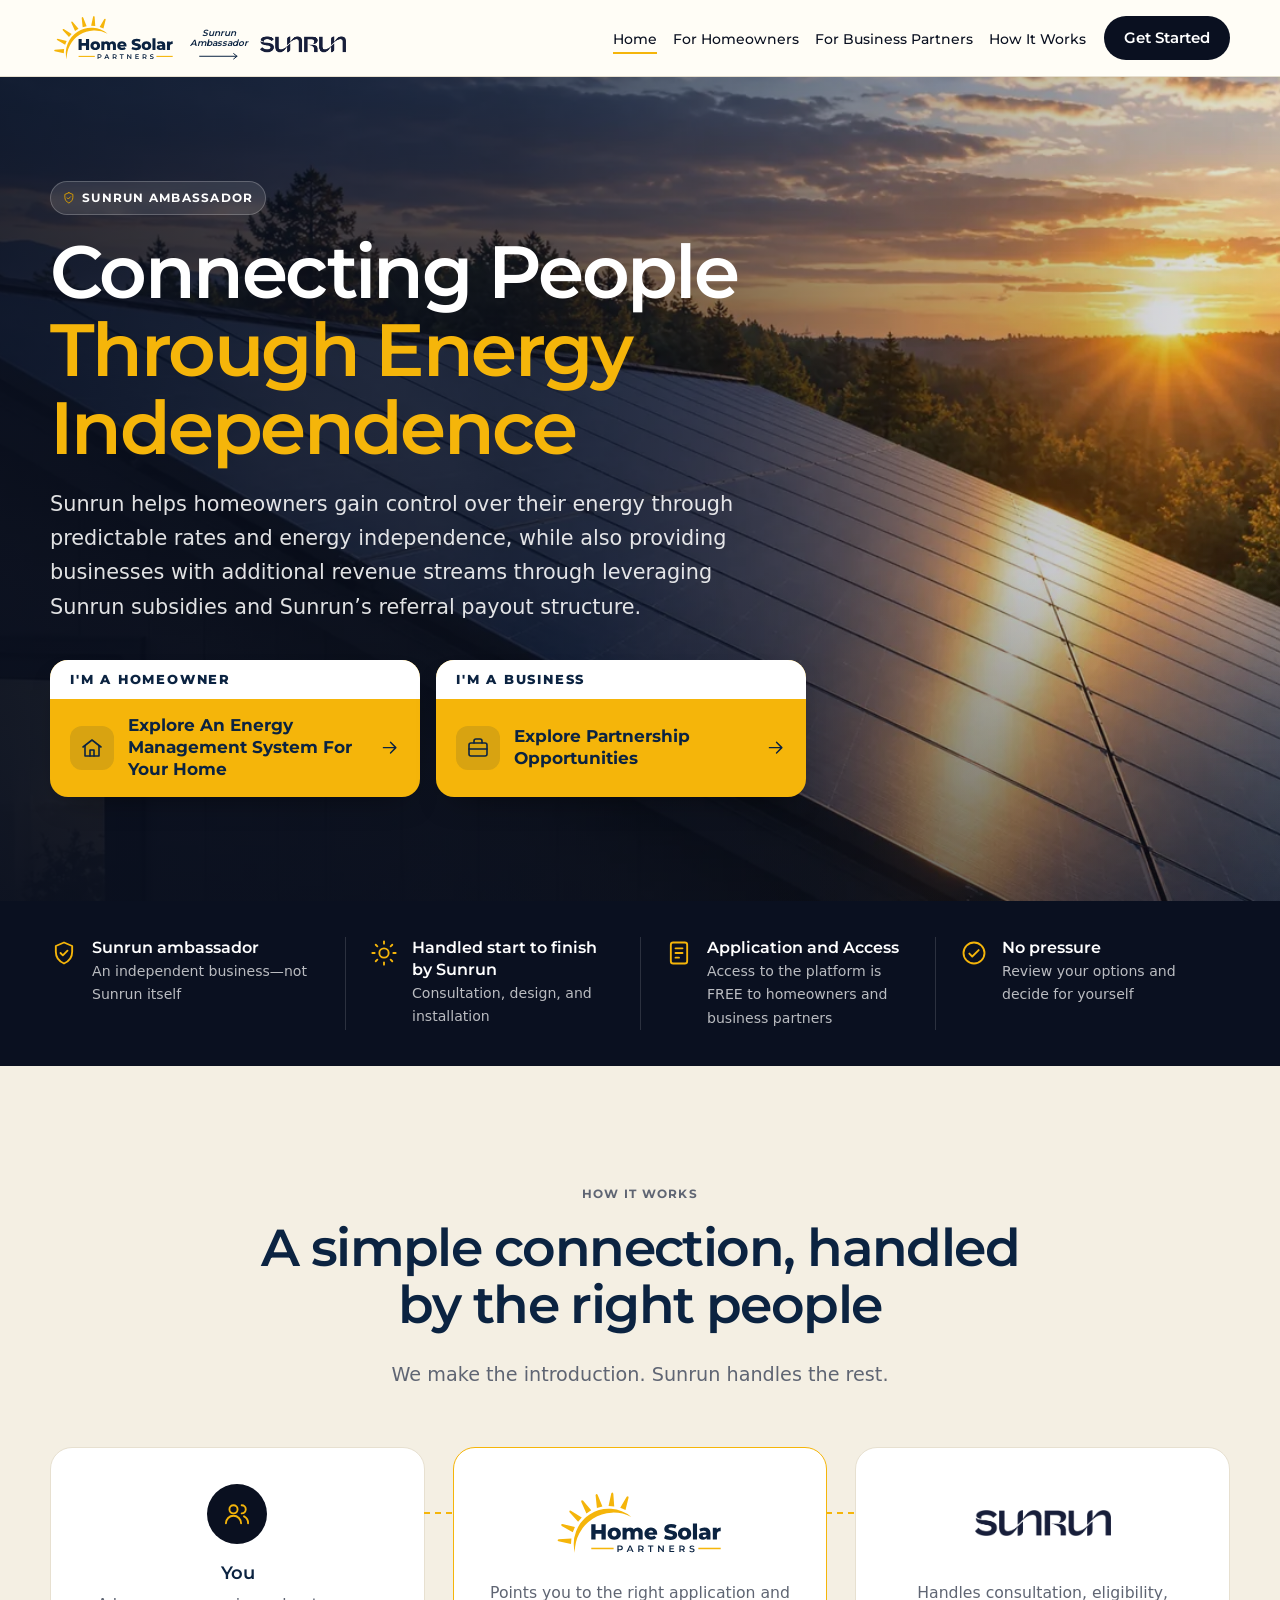
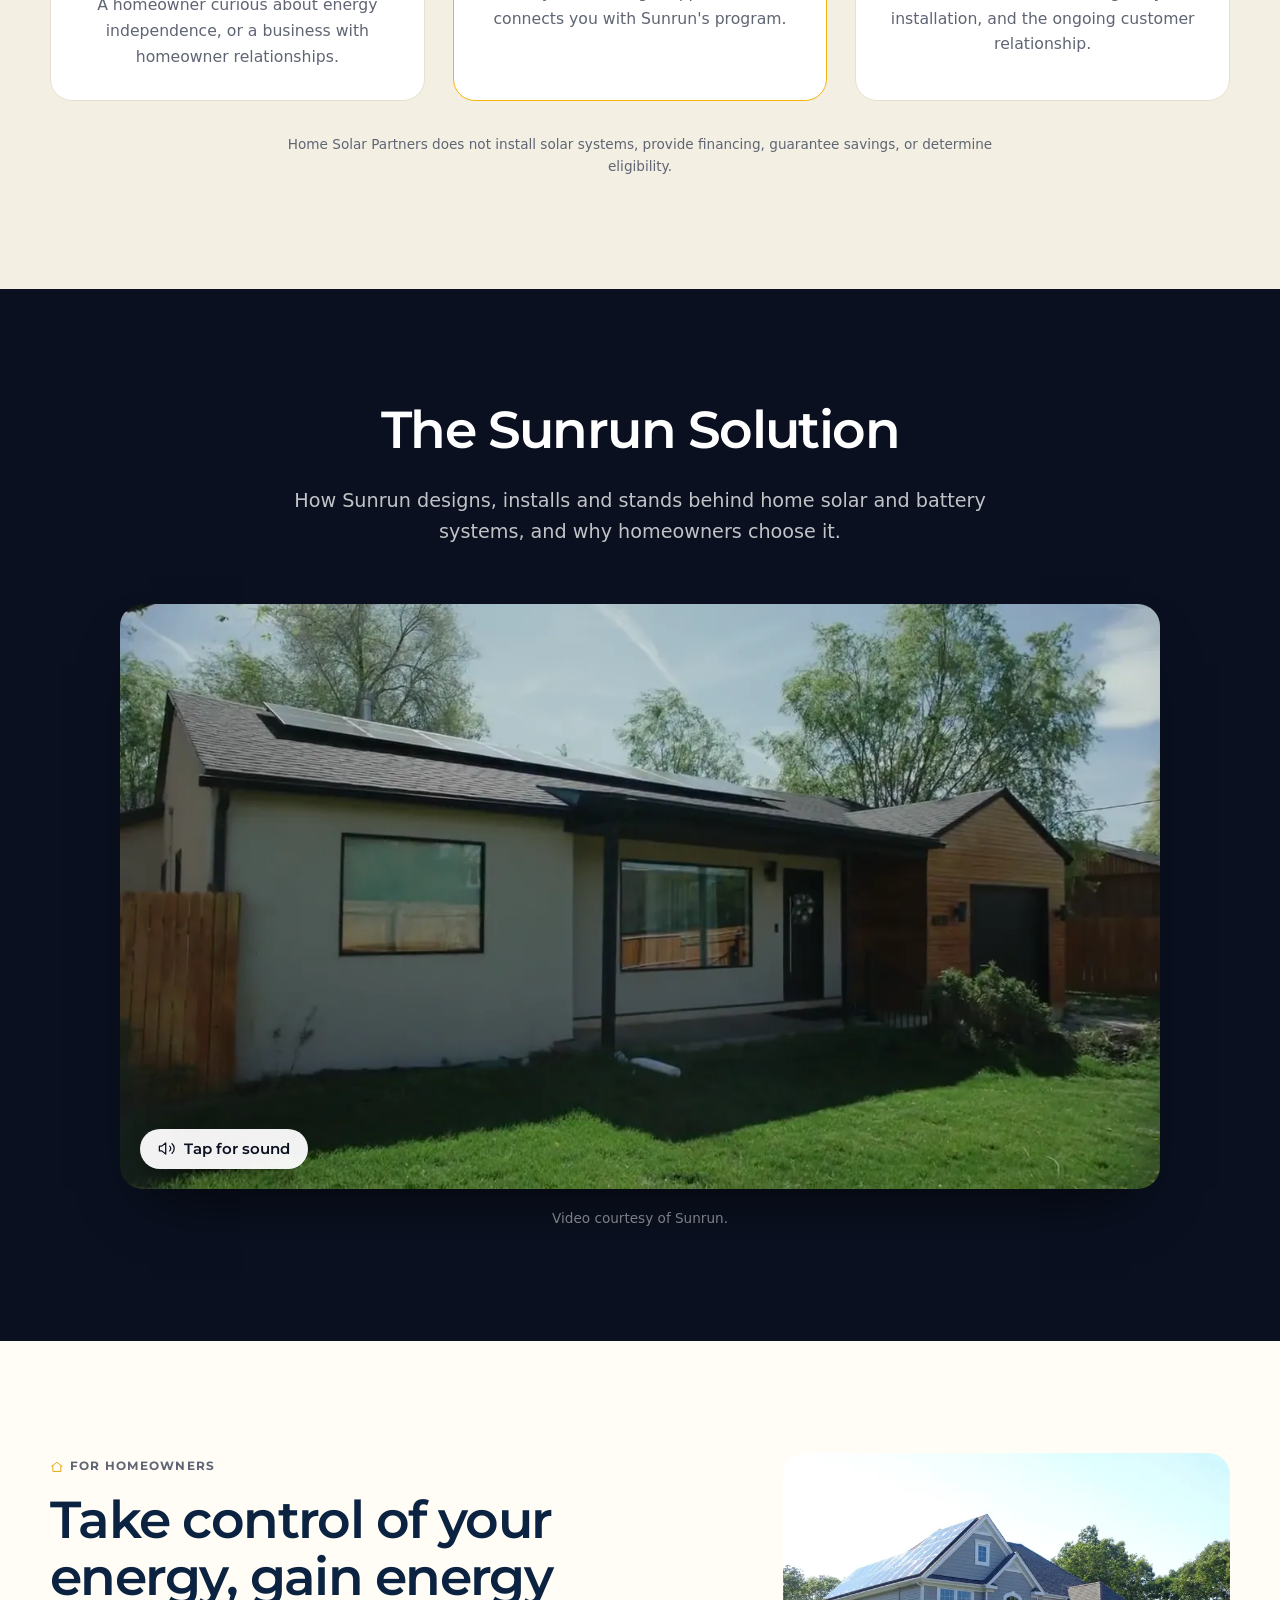
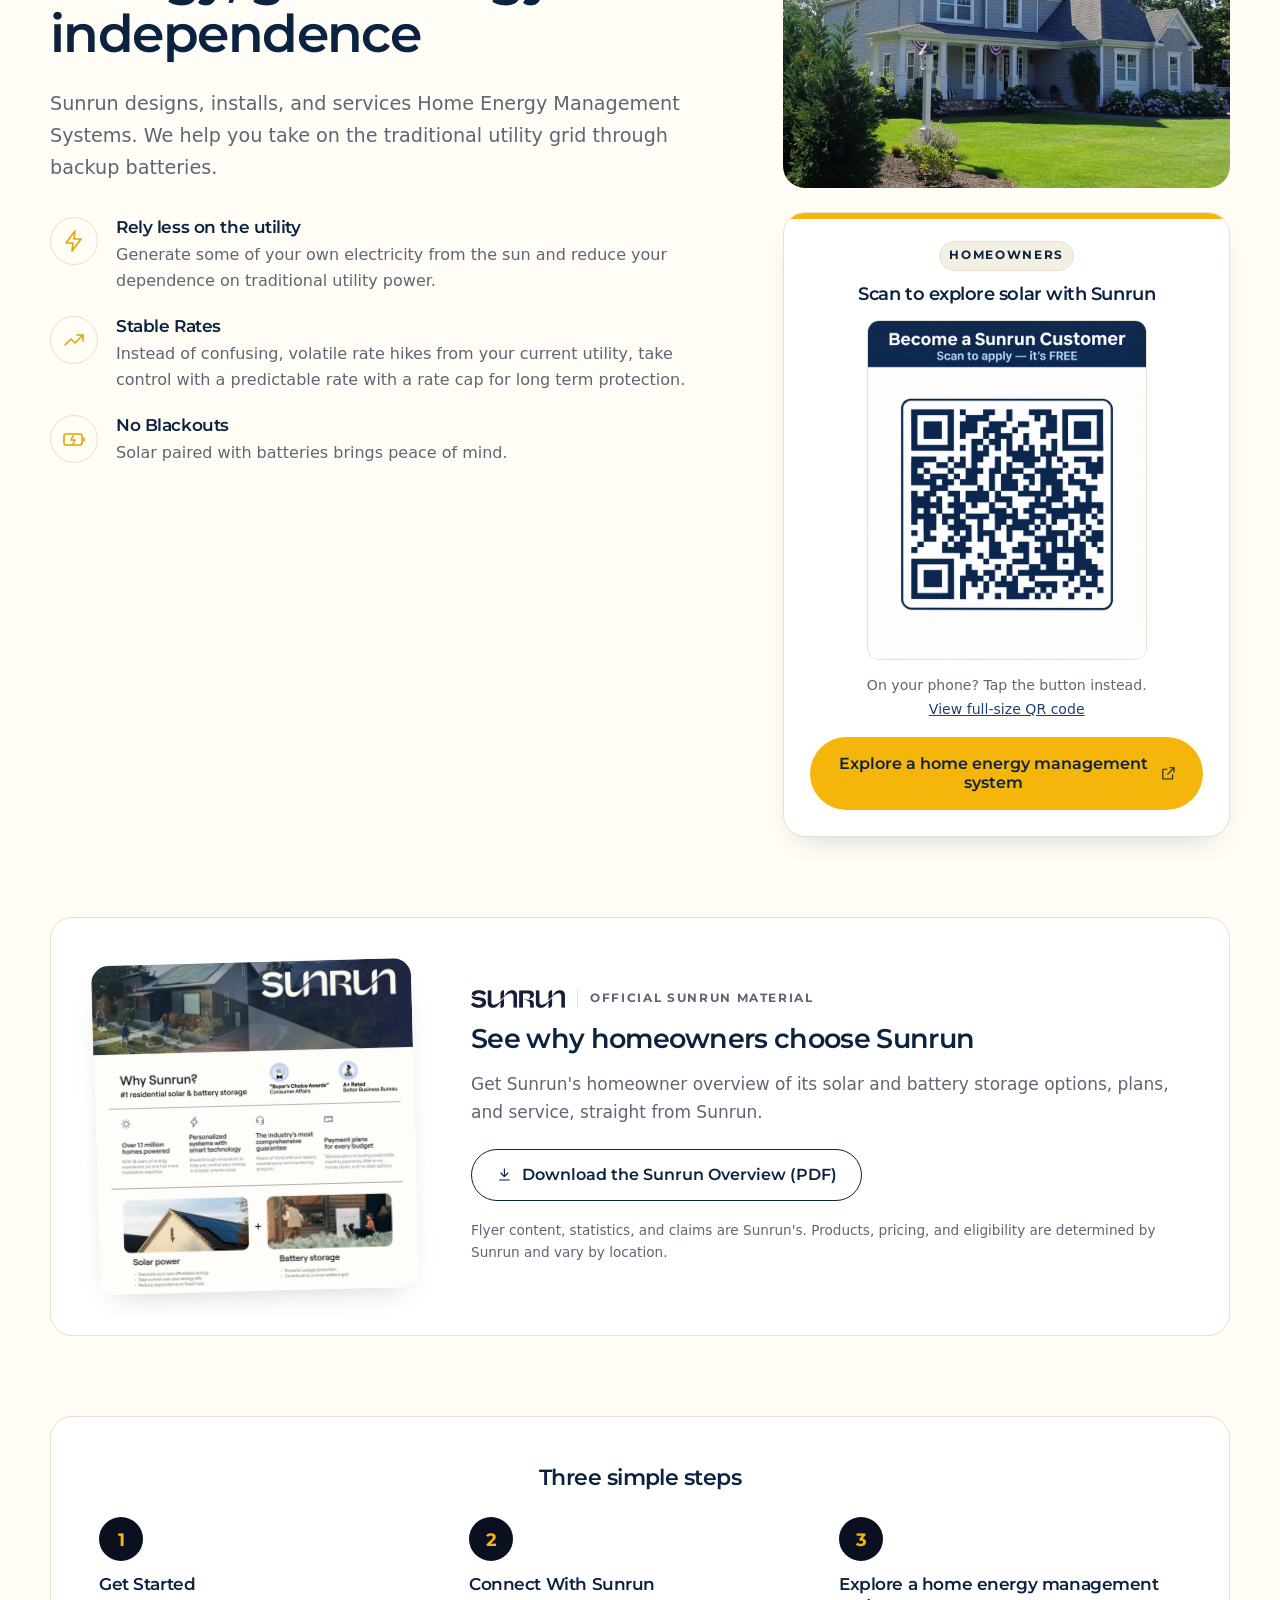
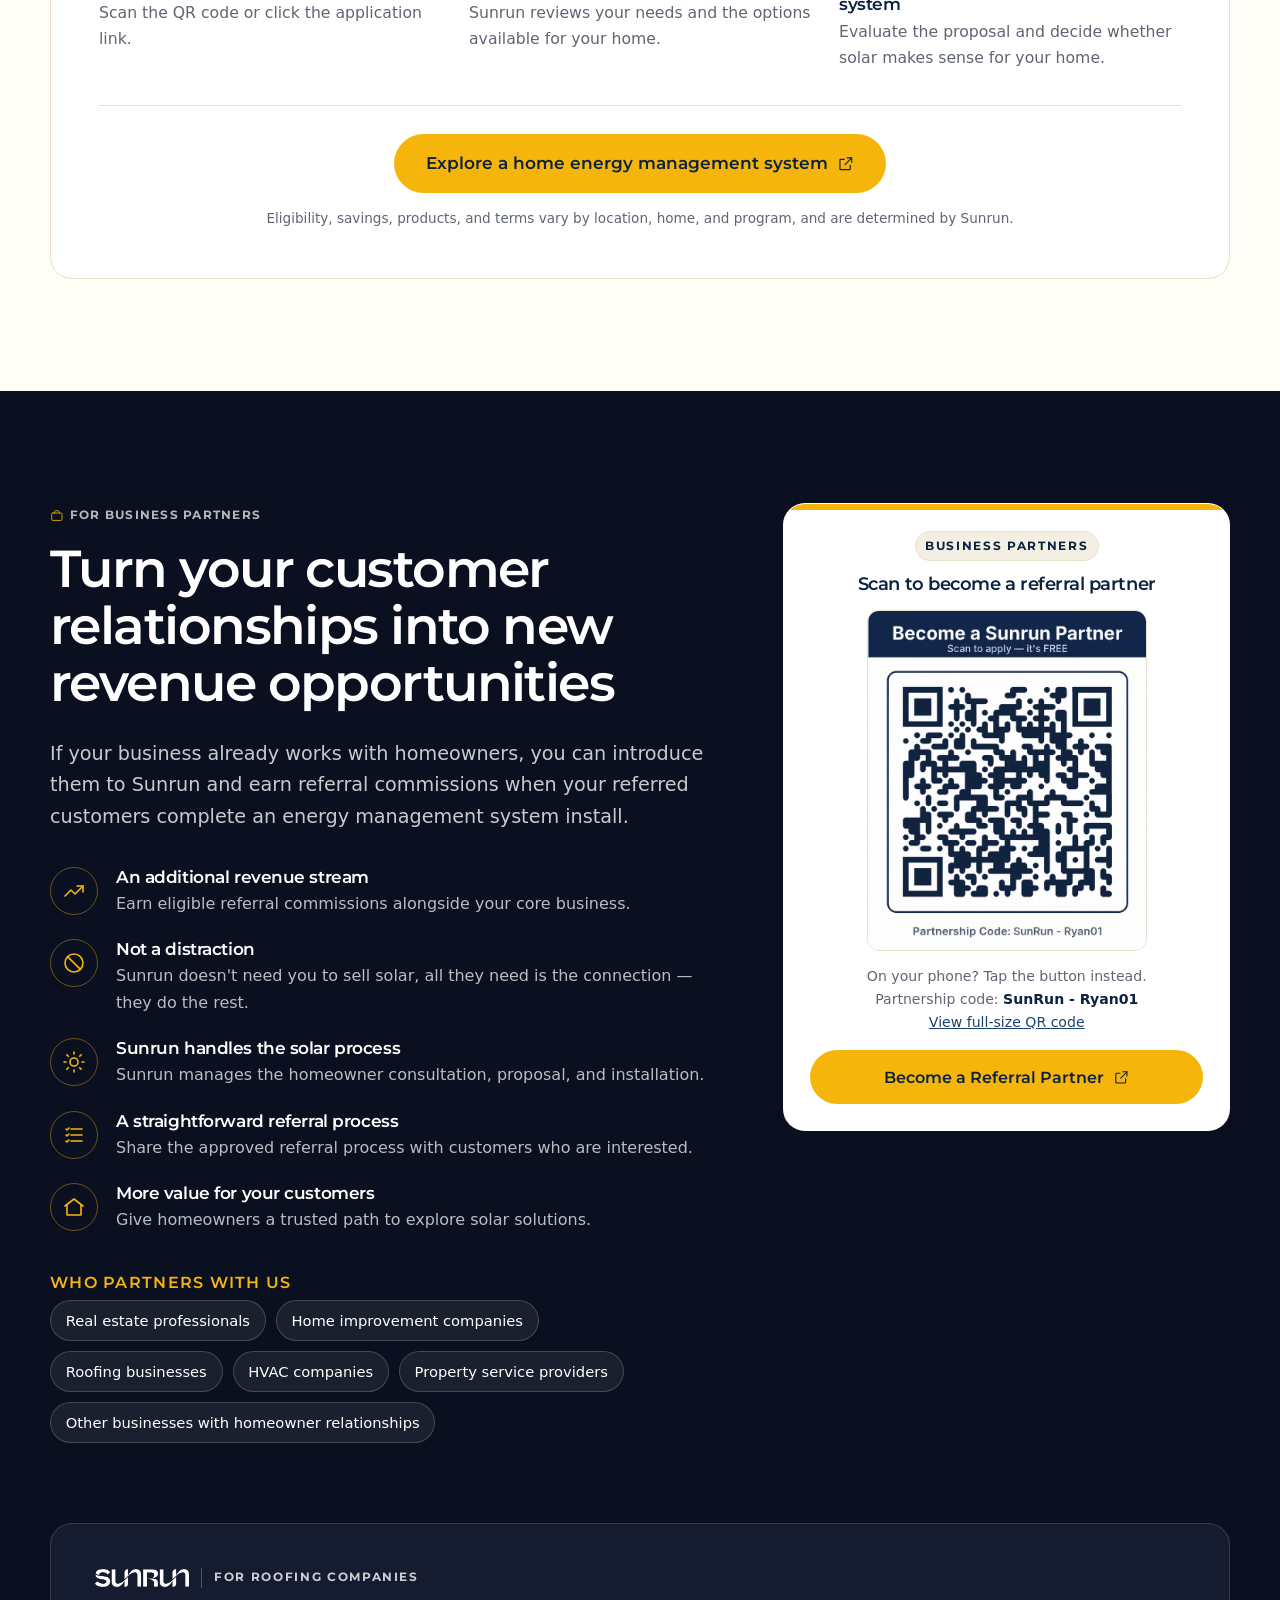
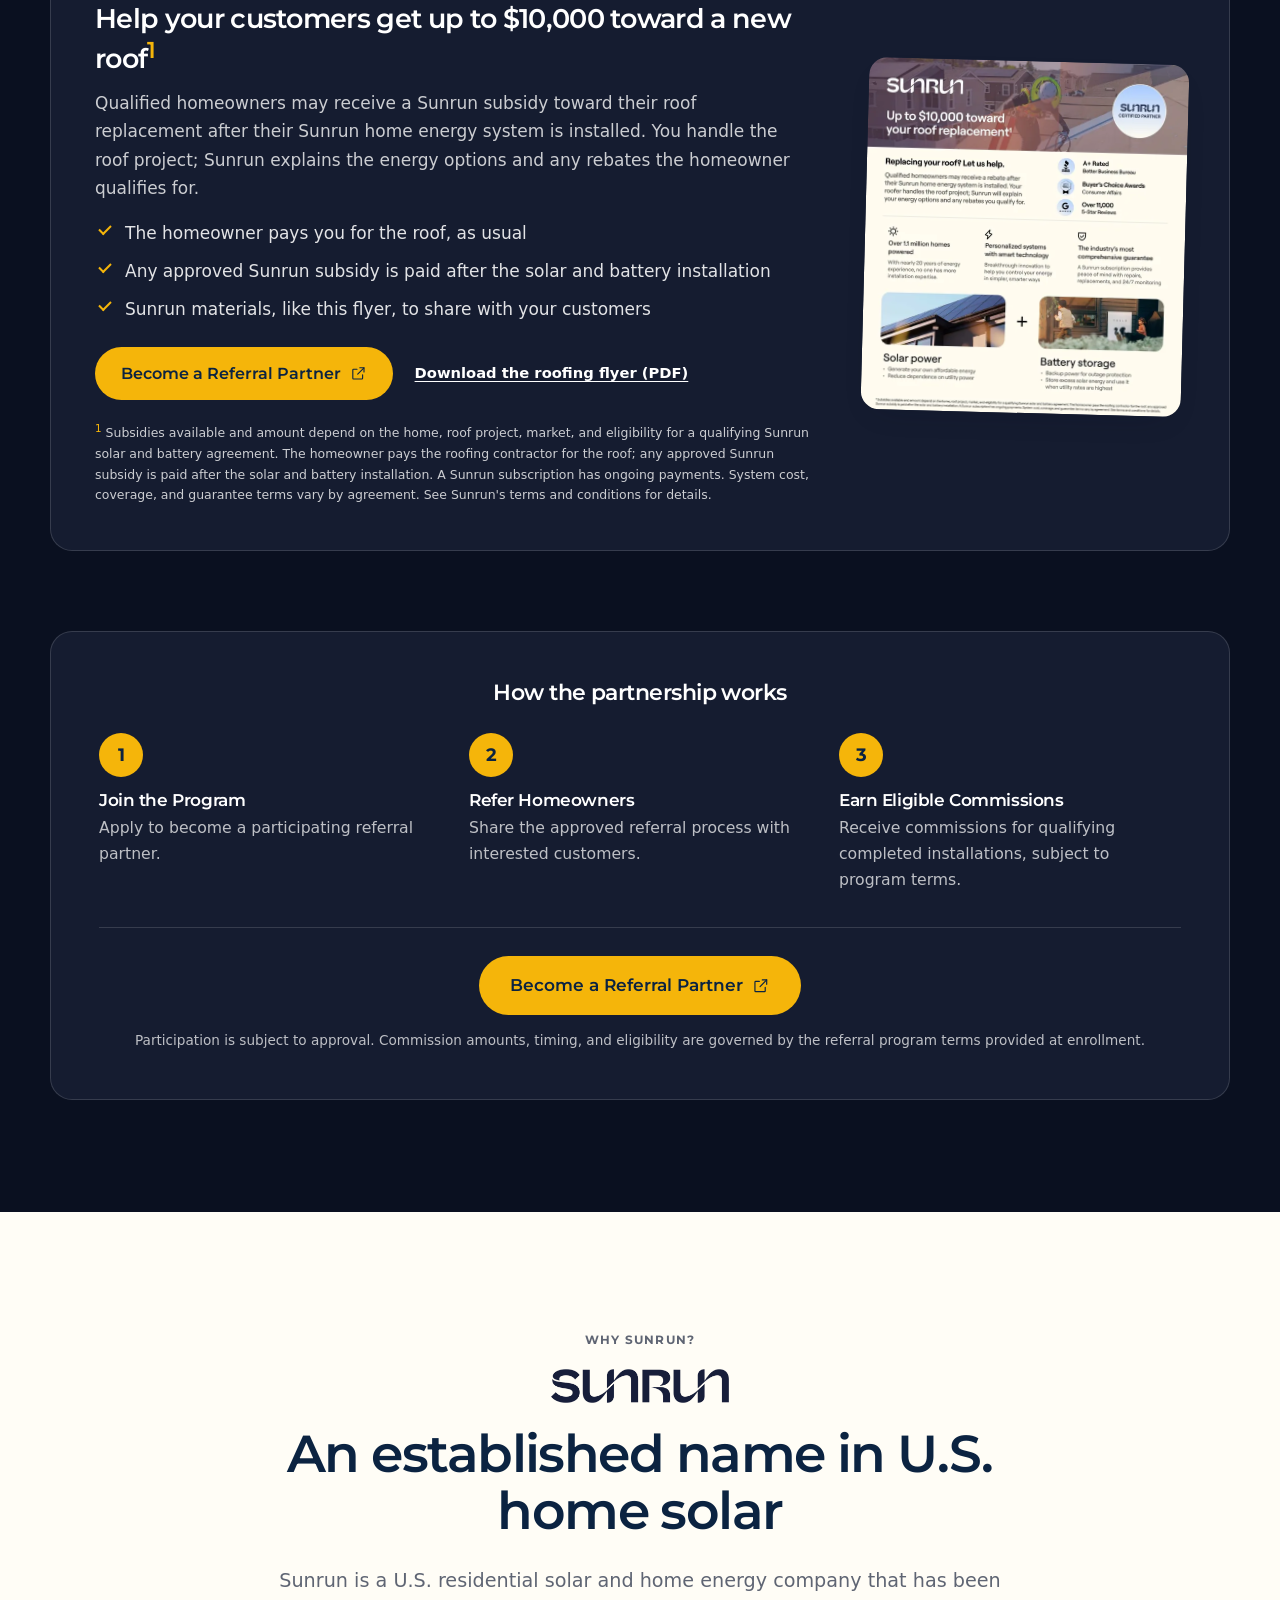
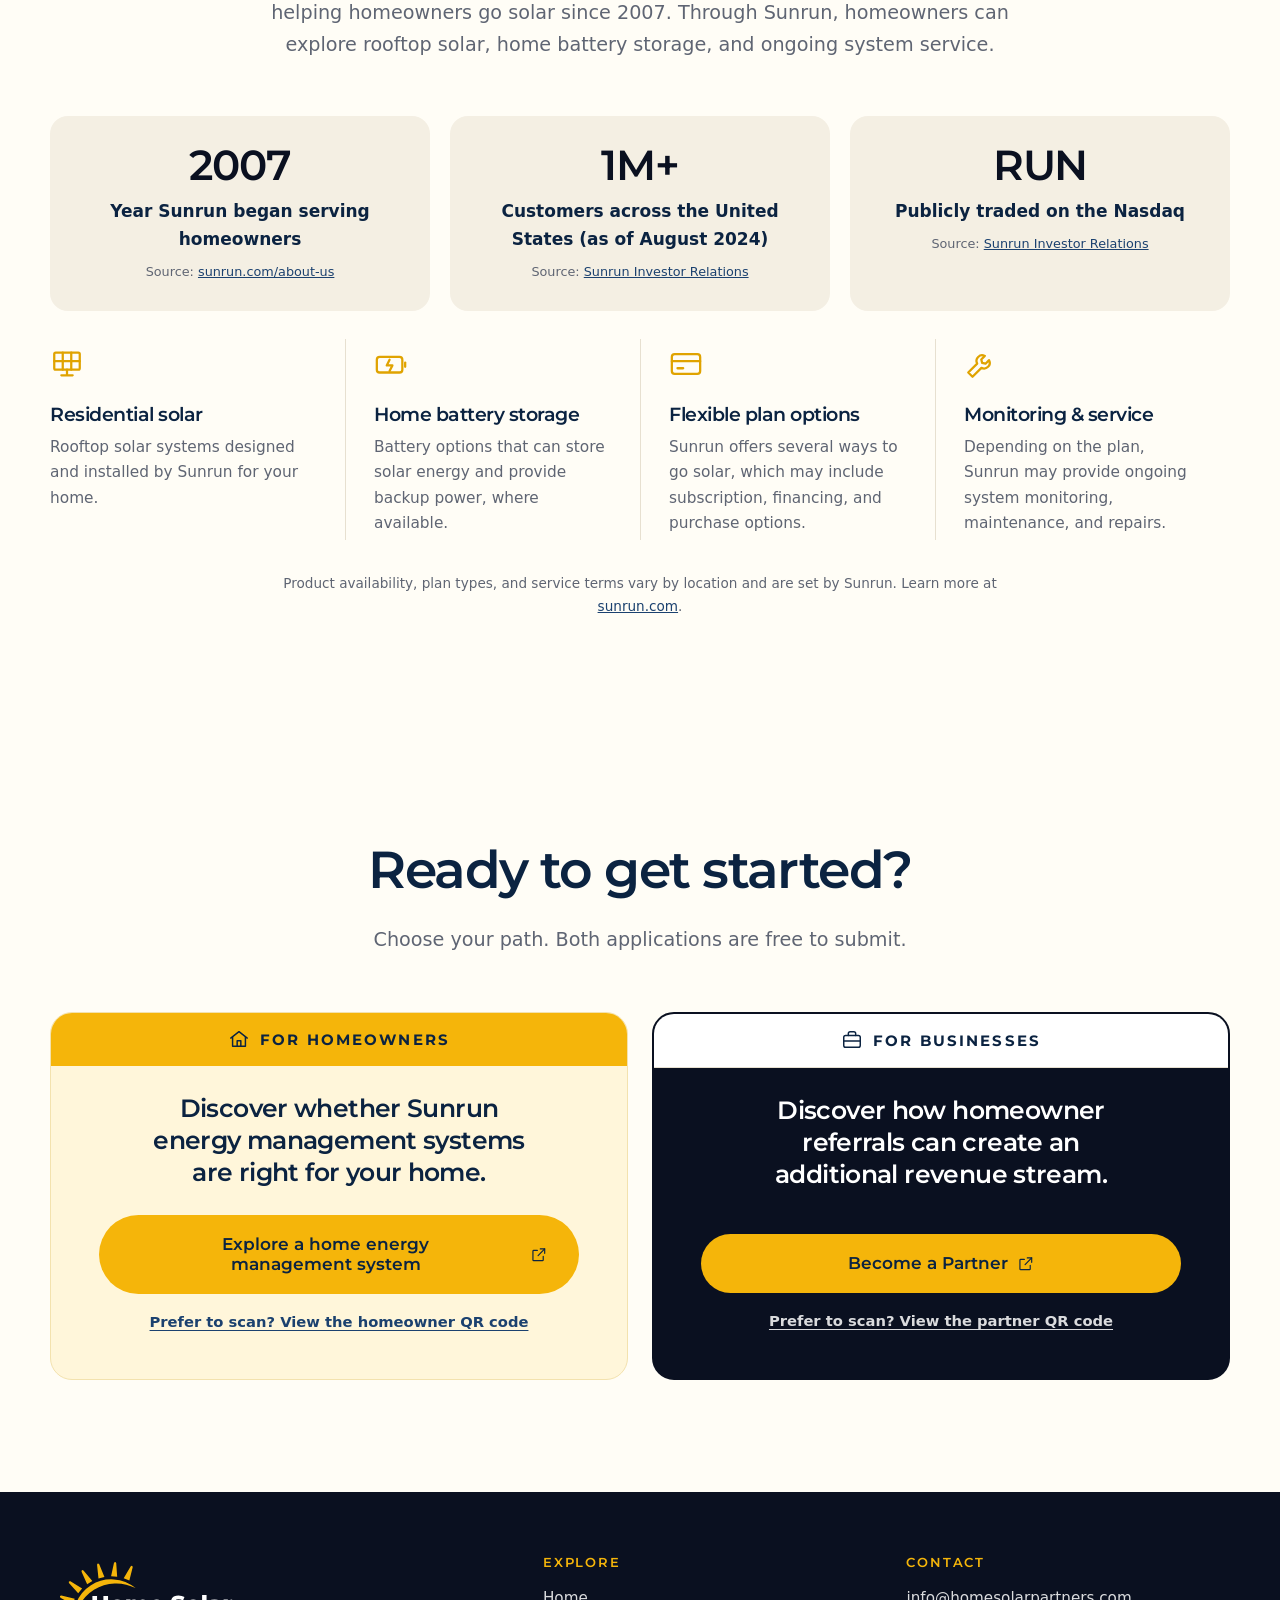
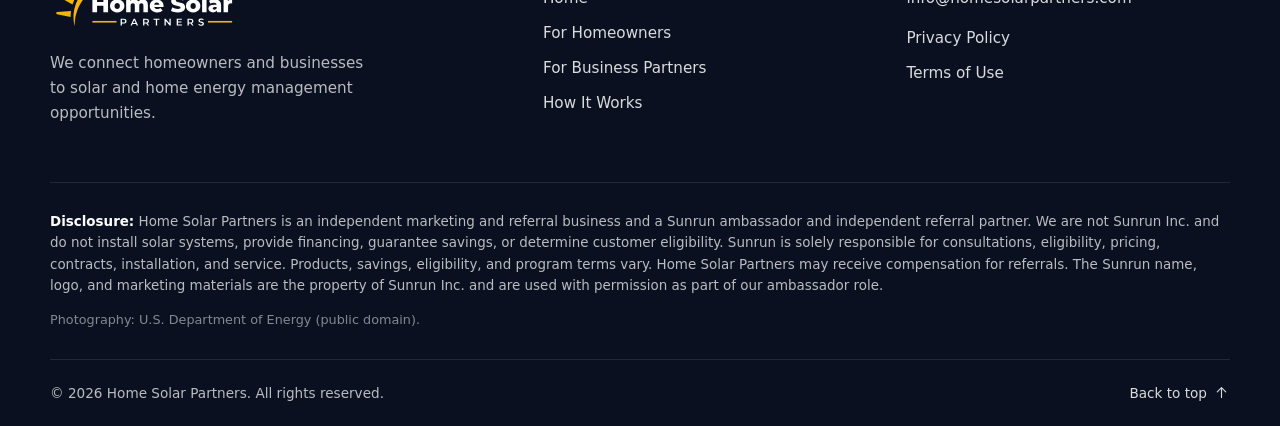
<file: index.html>
<!DOCTYPE html>
<html lang="en">
<head>
  <meta charset="utf-8">
  <meta name="viewport" content="width=device-width, initial-scale=1">
  <title>Home Solar Partners | Sunrun Energy Management Systems for Homeowners &amp; Referral Partnerships</title>
  <meta name="description" content="Home Solar Partners is an independent Sunrun referral partner. Homeowners can explore Sunrun residential solar and battery options; businesses can apply to refer homeowners and earn eligible referral commissions.">
  <link rel="canonical" href="https://homesolarpartners.com/">
  <meta name="theme-color" content="#0B2341">
  <meta name="robots" content="index, follow">

  <!-- Open Graph / social -->
  <meta property="og:type" content="website">
  <meta property="og:site_name" content="Home Solar Partners">
  <meta property="og:title" content="Home Solar Partners | Connecting People Through Energy Independence">
  <meta property="og:description" content="Sunrun helps homeowners gain control over their energy through predictable rates and energy independence, while also providing businesses with additional revenue streams through leveraging Sunrun subsidies and Sunrun's referral payout structure.">
  <meta property="og:url" content="https://homesolarpartners.com/">
  <meta property="og:image" content="https://homesolarpartners.com/assets/img/og-home-solar-partners.jpg">
  <meta property="og:image:width" content="1200">
  <meta property="og:image:height" content="630">
  <meta property="og:image:alt" content="Home Solar Partners logo over all-black rooftop solar panels at sunset">
  <meta property="og:locale" content="en_US">
  <meta name="twitter:card" content="summary_large_image">
  <meta name="twitter:title" content="Home Solar Partners | Connecting People Through Energy Independence">
  <meta name="twitter:description" content="Explore Sunrun energy management systems for your home, or partner with us to refer homeowners and earn eligible referral commissions.">
  <meta name="twitter:image" content="https://homesolarpartners.com/assets/img/og-home-solar-partners.jpg">

  <!-- Icons -->
  <link rel="icon" href="/favicon.ico" sizes="any">
  <link rel="icon" href="/favicon.svg" type="image/svg+xml">
  <link rel="apple-touch-icon" href="/apple-touch-icon.png">
  <link rel="manifest" href="/site.webmanifest">

  <link rel="preload" href="/assets/fonts/montserrat-latin-variable.woff2" as="font" type="font/woff2" crossorigin>
  <link rel="preload" as="image" type="image/webp"
        imagesrcset="/assets/img/hero-sunset-forest-solar-roof-768w.webp 768w, /assets/img/hero-sunset-forest-solar-roof-1280w.webp 1280w, /assets/img/hero-sunset-forest-solar-roof-1671w.webp 1671w"
        imagesizes="100vw">
  <link rel="stylesheet" href="/assets/css/styles.css?v=fcab77b">

  <script type="application/ld+json">
  {
    "@context": "https://schema.org",
    "@type": "Organization",
    "name": "Home Solar Partners",
    "url": "https://homesolarpartners.com/",
    "logo": "https://homesolarpartners.com/assets/img/icon-512.png",
    "description": "Independent Sunrun referral partner connecting homeowners with Sunrun residential solar solutions and helping businesses participate in a solar referral program."
  }
  </script>
</head>
<body>
  <a class="skip-link" href="#main">Skip to main content</a>

  <!-- ============ HEADER ============ -->
  <header class="site-header" id="top">
    <div class="container header-inner">
      <a class="brand" href="#home" aria-label="Home Solar Partners, a Sunrun ambassador – back to top">
        <img class="brand-hsp" src="/assets/img/home-solar-partners-logo.svg" alt="" width="172" height="70">
        <span class="brand-tie" aria-hidden="true">
          <span class="brand-tie-text">Sunrun<br>Ambassador</span>
          <svg class="brand-tie-arrow" viewBox="0 0 60 10"><path d="M1 5h56M52 1l5 4-5 4"/></svg>
        </span>
        <img class="brand-sunrun" src="/assets/img/sunrun-logo-navy.png" alt="" width="679" height="130">
      </a>

      <button class="nav-toggle" type="button" aria-expanded="false" aria-controls="site-nav">
        <span class="nav-toggle-bar" aria-hidden="true"></span>
        <span class="visually-hidden">Menu</span>
      </button>

      <nav class="site-nav" id="site-nav" aria-label="Primary">
        <ul>
          <li><a href="#home">Home</a></li>
          <li><a href="#homeowners">For Homeowners</a></li>
          <li><a href="#partners">For Business Partners</a></li>
          <li><a href="#how-it-works">How It Works</a></li>
        </ul>
        <a class="btn btn-gold btn-sm nav-cta" href="#get-started">Get Started</a>
      </nav>
    </div>
  </header>

  <main id="main">

    <!-- ============ HERO ============ -->
    <section class="hero" id="home" aria-labelledby="hero-title">
      <picture class="hero-media">
        <img src="/assets/img/hero-sunset-forest-solar-roof-1280w.webp"
             srcset="/assets/img/hero-sunset-forest-solar-roof-768w.webp 768w, /assets/img/hero-sunset-forest-solar-roof-1280w.webp 1280w, /assets/img/hero-sunset-forest-solar-roof-1671w.webp 1671w"
             sizes="100vw" width="1671" height="941" fetchpriority="high"
             alt="Sleek all-black solar panels on a modern home's roof glowing in the light of a sunset over a pine forest">
      </picture>
      <div class="hero-overlay" aria-hidden="true"></div>

      <div class="container hero-inner">
        <p class="eyebrow eyebrow-light">
          <svg class="icon" aria-hidden="true" viewBox="0 0 24 24"><path d="M12 3l7 3v5c0 4.5-3 8.3-7 10-4-1.7-7-5.5-7-10V6l7-3z"/><path d="M9 12l2 2 4-4"/></svg>
          Sunrun Ambassador
        </p>
        <h1 id="hero-title">Connecting People<br> <span class="text-gold">Through Energy Independence</span></h1>
        <p class="hero-lede">Sunrun helps homeowners gain control over their energy through predictable rates and energy independence, while also providing businesses with additional revenue streams through leveraging Sunrun subsidies and Sunrun&#8217;s referral payout structure.</p>

        <div class="hero-paths">
          <a class="path-card path-home" href="#homeowners">
            <span class="path-label">I'm a homeowner</span>
            <span class="path-body">
              <span class="path-icon" aria-hidden="true">
              <svg class="icon" viewBox="0 0 24 24"><path d="M3 11l9-7 9 7"/><path d="M5 10v10h14V10"/><path d="M10 20v-6h4v6"/></svg>
            </span>
              <span class="path-cta">Explore An Energy Management System For Your Home</span>
              <svg class="icon path-arrow" aria-hidden="true" viewBox="0 0 24 24"><path d="M5 12h14M13 6l6 6-6 6"/></svg>
            </span>
          </a>
          <a class="path-card path-biz" href="#partners">
            <span class="path-label">I'm a business</span>
            <span class="path-body">
              <span class="path-icon" aria-hidden="true">
              <svg class="icon" viewBox="0 0 24 24"><rect x="3" y="7" width="18" height="13" rx="2"/><path d="M8 7V5a2 2 0 012-2h4a2 2 0 012 2v2"/><path d="M3 13h18"/></svg>
            </span>
              <span class="path-cta">Explore Partnership Opportunities</span>
              <svg class="icon path-arrow" aria-hidden="true" viewBox="0 0 24 24"><path d="M5 12h14M13 6l6 6-6 6"/></svg>
            </span>
          </a>
        </div>
      </div>
    </section>

    <!-- ============ TRUST STRIP ============ -->
    <section class="trust" aria-label="Why work with Home Solar Partners">
      <div class="container trust-grid">
        <div class="trust-item">
          <svg class="icon" aria-hidden="true" viewBox="0 0 24 24"><path d="M12 3l7 3v5c0 4.5-3 8.3-7 10-4-1.7-7-5.5-7-10V6l7-3z"/><path d="M9 12l2 2 4-4"/></svg>
          <p><strong>Sunrun ambassador</strong><span>An independent business—not Sunrun itself</span></p>
        </div>
        <div class="trust-item">
          <svg class="icon" aria-hidden="true" viewBox="0 0 24 24"><circle cx="12" cy="12" r="4"/><path d="M12 2v2M12 20v2M4.9 4.9l1.4 1.4M17.7 17.7l1.4 1.4M2 12h2M20 12h2M4.9 19.1l1.4-1.4M17.7 6.3l1.4-1.4"/></svg>
          <p><strong>Handled start to finish by Sunrun</strong><span>Consultation, design, and installation</span></p>
        </div>
        <div class="trust-item">
          <svg class="icon" aria-hidden="true" viewBox="0 0 24 24"><rect x="5" y="3" width="14" height="18" rx="2"/><path d="M9 8h6M9 12h6M9 16h3"/></svg>
          <p><strong>Application and Access</strong><span>Access to the platform is FREE to homeowners and business partners</span></p>
        </div>
        <div class="trust-item">
          <svg class="icon" aria-hidden="true" viewBox="0 0 24 24"><circle cx="12" cy="12" r="9"/><path d="M8 12.5l2.5 2.5L16 9.5"/></svg>
          <p><strong>No pressure</strong><span>Review your options and decide for yourself</span></p>
        </div>
      </div>
    </section>

    <!-- ============ HOW IT WORKS ============ -->
    <section class="section how" id="how-it-works" aria-labelledby="how-title">
      <div class="container">
        <div class="section-head center">
          <p class="eyebrow">How It Works</p>
          <h2 id="how-title">A simple connection, handled by the right people</h2>
          <p class="section-lede">We make the introduction. Sunrun handles the rest.</p>
        </div>

        <ol class="flow" aria-label="How Home Solar Partners works with Sunrun">
          <li class="flow-step">
            <span class="flow-badge" aria-hidden="true">
              <svg class="icon" viewBox="0 0 24 24"><circle cx="9" cy="8" r="3.5"/><path d="M2.5 20a6.5 6.5 0 0113 0"/><path d="M16 4.5a3.5 3.5 0 010 7"/><path d="M18 14a6.5 6.5 0 013.5 6"/></svg>
            </span>
            <h3>You</h3>
            <p>A homeowner curious about energy independence, or a business with homeowner relationships.</p>
          </li>
          <li class="flow-step flow-step-brand">
            <h3 class="flow-logo"><img class="flow-logo-hsp" src="/assets/img/home-solar-partners-logo.svg" alt="Home Solar Partners" width="172" height="70"></h3>
            <p>Points you to the right application and connects you with Sunrun's program.</p>
          </li>
          <li class="flow-step">
            <h3 class="flow-logo"><img class="flow-logo-sunrun" src="/assets/img/sunrun-logo-navy.png" alt="Sunrun" width="679" height="130"></h3>
            <p>Handles consultation, eligibility, installation, and the ongoing customer relationship.</p>
          </li>
        </ol>

        <p class="fine-print center">Home Solar Partners does not install solar systems, provide financing, guarantee savings, or determine eligibility.</p>
      </div>
    </section>

    <!-- ============ THE SUNRUN SOLUTION (VIDEO) ============ -->
    <section class="section video-section" id="sunrun-solution" aria-labelledby="video-title">
      <div class="container">
        <div class="section-head center">
          <h2 id="video-title">The Sunrun Solution</h2>
          <p class="section-lede">How Sunrun designs, installs and stands behind home solar and battery systems, and why homeowners choose it.</p>
        </div>

        <div class="video-frame">
          <video class="sunrun-video" controls muted playsinline preload="metadata"
                 poster="/assets/video/the-sunrun-solution-poster.webp" width="1280" height="720"
                 aria-label="The Sunrun Solution, a video from Sunrun">
            <source src="/assets/video/the-sunrun-solution-720p.mp4" type="video/mp4">
            <p>Your browser can't play this video. <a href="/assets/video/the-sunrun-solution-720p.mp4">Download it</a> instead.</p>
          </video>
          <button class="video-sound" type="button" hidden>
            <svg class="icon" aria-hidden="true" viewBox="0 0 24 24"><path d="M11 5L6 9H3v6h3l5 4V5z"/><path d="M16 9a4 4 0 010 6"/><path d="M19 6a8 8 0 010 12"/></svg>
            <span>Tap for sound</span>
          </button>
        </div>
        <p class="fine-print center">Video courtesy of Sunrun.</p>
      </div>
    </section>

    <!-- ============ HOMEOWNERS ============ -->
    <section class="section homeowners" id="homeowners" aria-labelledby="home-title">
      <div class="container">
        <div class="split">
          <div class="split-main">
            <p class="eyebrow">
              <svg class="icon" aria-hidden="true" viewBox="0 0 24 24"><path d="M3 11l9-7 9 7"/><path d="M5 10v10h14V10"/></svg>
              For Homeowners
            </p>
            <h2 id="home-title">Take control of your energy, gain energy independence</h2>
            <p class="section-lede">Sunrun designs, installs, and services Home Energy Management Systems. We help you take on the traditional utility grid through backup batteries.</p>

            <ul class="benefits">
              <li>
                <span class="benefit-icon" aria-hidden="true"><svg class="icon" viewBox="0 0 24 24"><path d="M13 2L4 14h7l-1 8 9-12h-7l1-8z"/></svg></span>
                <div><h3>Rely less on the utility</h3><p>Generate some of your own electricity from the sun and reduce your dependence on traditional utility power.</p></div>
              </li>
              <li>
                <span class="benefit-icon" aria-hidden="true"><svg class="icon" viewBox="0 0 24 24"><path d="M3 17l6-6 4 4 8-8"/><path d="M15 7h6v6"/></svg></span>
                <div><h3>Stable Rates</h3><p>Instead of confusing, volatile rate hikes from your current utility, take control with a predictable rate with a rate cap for long term protection.</p></div>
              </li>
              <li>
                <span class="benefit-icon" aria-hidden="true"><svg class="icon" viewBox="0 0 24 24"><rect x="2" y="7" width="18" height="11" rx="2"/><path d="M22 11v3"/><path d="M11 9l-2 4h4l-2 4"/></svg></span>
                <div><h3>No Blackouts</h3><p>Solar paired with batteries brings peace of mind.</p></div>
              </li>
            </ul>
          </div>

          <aside class="split-side">
            <figure class="photo-card">
              <img src="/assets/img/home-with-rooftop-solar-panels-720w.webp"
                   srcset="/assets/img/home-with-rooftop-solar-panels-720w.webp 720w, /assets/img/home-with-rooftop-solar-panels-1200w.webp 1200w"
                   sizes="(min-width: 960px) 420px, 100vw" width="1200" height="900" loading="lazy" decoding="async"
                   alt="Two-story gray home with a front porch, a green lawn, and solar panels on its roof">
            </figure>

            <div class="qr-card qr-card-home" id="homeowner-apply">
              <p class="qr-tag">Homeowners</p>
              <h3>Scan to explore solar with Sunrun</h3>
              <img class="qr-img" src="/assets/img/qr-homeowner-sunrun-customer-application-720w.jpg"
                   width="720" height="876" loading="lazy" decoding="async"
                   alt="QR code labeled “Become a Sunrun Customer” that opens the Sunrun homeowner application">
              <p class="qr-alt">On your phone? Tap the button instead.<br><a href="/assets/img/qr-homeowner-sunrun-customer-application.jpg" target="_blank" rel="noopener">View full-size QR code<span class="visually-hidden"> (opens in a new tab)</span></a></p>
              <a class="btn btn-gold btn-block" href="https://sunrun.my.site.com/sunrunPublicAuraSite/s/new-customer?token=1395772061" target="_blank" rel="noopener">
                Explore a home energy management system
                <svg class="icon" aria-hidden="true" viewBox="0 0 24 24"><path d="M14 4h6v6"/><path d="M20 4l-9 9"/><path d="M18 14v5a1 1 0 01-1 1H5a1 1 0 01-1-1V7a1 1 0 011-1h5"/></svg>
                <span class="visually-hidden">(opens Sunrun's application in a new tab)</span>
              </a>
            </div>
          </aside>
        </div>

        <div class="flyer-feature">
          <a class="flyer-thumb" href="/assets/img/flyers/sunrun-homeowner-overview.pdf" target="_blank" rel="noopener">
            <img src="/assets/img/flyers/sunrun-homeowner-overview-640w.webp" width="640" height="658" loading="lazy" decoding="async"
                 alt="Sunrun flyer titled “Why Sunrun?” describing solar power and battery storage for homeowners">
            <span class="visually-hidden"> (opens PDF in a new tab)</span>
          </a>
          <div class="flyer-copy">
            <p class="flyer-source">
              <img src="/assets/img/sunrun-logo-navy.png" alt="Sunrun" width="679" height="130">
              <span>Official Sunrun material</span>
            </p>
            <h3>See why homeowners choose Sunrun</h3>
            <p>Get Sunrun's homeowner overview of its solar and battery storage options, plans, and service, straight from Sunrun.</p>
            <a class="btn btn-outline" href="/assets/img/flyers/sunrun-homeowner-overview.pdf" target="_blank" rel="noopener" download>
              <svg class="icon" aria-hidden="true" viewBox="0 0 24 24"><path d="M12 4v11"/><path d="M7 10l5 5 5-5"/><path d="M5 20h14"/></svg>
              Download the Sunrun Overview (PDF)
            </a>
            <p class="fine-print">Flyer content, statistics, and claims are Sunrun's. Products, pricing, and eligibility are determined by Sunrun and vary by location.</p>
          </div>
        </div>

        <div class="steps-wrap">
          <h3 class="steps-title">Three simple steps</h3>
          <ol class="steps">
            <li>
              <span class="step-num" aria-hidden="true">1</span>
              <h4>Get Started</h4>
              <p>Scan the QR code or click the application link.</p>
            </li>
            <li>
              <span class="step-num" aria-hidden="true">2</span>
              <h4>Connect With Sunrun</h4>
              <p>Sunrun reviews your needs and the options available for your home.</p>
            </li>
            <li>
              <span class="step-num" aria-hidden="true">3</span>
              <h4>Explore a home energy management system</h4>
              <p>Evaluate the proposal and decide whether solar makes sense for your home.</p>
            </li>
          </ol>
          <div class="cta-row">
            <a class="btn btn-gold btn-lg" href="https://sunrun.my.site.com/sunrunPublicAuraSite/s/new-customer?token=1395772061" target="_blank" rel="noopener">
              Explore a home energy management system
              <svg class="icon" aria-hidden="true" viewBox="0 0 24 24"><path d="M14 4h6v6"/><path d="M20 4l-9 9"/><path d="M18 14v5a1 1 0 01-1 1H5a1 1 0 01-1-1V7a1 1 0 011-1h5"/></svg>
              <span class="visually-hidden">(opens Sunrun's application in a new tab)</span>
            </a>
            <p class="fine-print">Eligibility, savings, products, and terms vary by location, home, and program, and are determined by Sunrun.</p>
          </div>
        </div>
      </div>
    </section>

    <!-- ============ BUSINESS PARTNERS ============ -->
    <section class="section partners" id="partners" aria-labelledby="partners-title">
      <div class="container">
        <div class="split split-reverse">
          <div class="split-main">
            <p class="eyebrow eyebrow-light">
              <svg class="icon" aria-hidden="true" viewBox="0 0 24 24"><rect x="3" y="7" width="18" height="13" rx="2"/><path d="M8 7V5a2 2 0 012-2h4a2 2 0 012 2v2"/></svg>
              For Business Partners
            </p>
            <h2 id="partners-title">Turn your customer relationships into new revenue opportunities</h2>
            <p class="section-lede">If your business already works with homeowners, you can introduce them to Sunrun and earn referral commissions when your referred customers complete an energy management system install.</p>

            <ul class="benefits benefits-dark">
              <li>
                <span class="benefit-icon" aria-hidden="true"><svg class="icon" viewBox="0 0 24 24"><path d="M3 17l6-6 4 4 8-8"/><path d="M15 7h6v6"/></svg></span>
                <div><h3>An additional revenue stream</h3><p>Earn eligible referral commissions alongside your core business.</p></div>
              </li>
              <li>
                <span class="benefit-icon" aria-hidden="true"><svg class="icon" viewBox="0 0 24 24"><circle cx="12" cy="12" r="9"/><path d="M5.6 5.6l12.8 12.8"/></svg></span>
                <div><h3>Not a distraction</h3><p>Sunrun doesn't need you to sell solar, all they need is the connection &mdash; they do the rest.</p></div>
              </li>
              <li>
                <span class="benefit-icon" aria-hidden="true"><svg class="icon" viewBox="0 0 24 24"><circle cx="12" cy="12" r="4"/><path d="M12 2v2M12 20v2M4.9 4.9l1.4 1.4M17.7 17.7l1.4 1.4M2 12h2M20 12h2M4.9 19.1l1.4-1.4M17.7 6.3l1.4-1.4"/></svg></span>
                <div><h3>Sunrun handles the solar process</h3><p>Sunrun manages the homeowner consultation, proposal, and installation.</p></div>
              </li>
              <li>
                <span class="benefit-icon" aria-hidden="true"><svg class="icon" viewBox="0 0 24 24"><path d="M9 6h11M9 12h11M9 18h11"/><path d="M4 6l1 1 2-2M4 12l1 1 2-2M4 18l1 1 2-2"/></svg></span>
                <div><h3>A straightforward referral process</h3><p>Share the approved referral process with customers who are interested.</p></div>
              </li>
              <li>
                <span class="benefit-icon" aria-hidden="true"><svg class="icon" viewBox="0 0 24 24"><path d="M3 11l9-7 9 7"/><path d="M5 10v10h14V10"/></svg></span>
                <div><h3>More value for your customers</h3><p>Give homeowners a trusted path to explore solar solutions.</p></div>
              </li>
            </ul>

            <div class="audiences">
              <h3>Who partners with us</h3>
              <ul class="chips">
                <li>Real estate professionals</li>
                <li>Home improvement companies</li>
                <li>Roofing businesses</li>
                <li>HVAC companies</li>
                <li>Property service providers</li>
                <li>Other businesses with homeowner relationships</li>
              </ul>
            </div>
          </div>

          <aside class="split-side">
            <div class="qr-card qr-card-biz" id="partner-apply">
              <p class="qr-tag">Business partners</p>
              <h3>Scan to become a referral partner</h3>
              <img class="qr-img" src="/assets/img/qr-business-sunrun-referral-partner-application-720w.jpg"
                   width="720" height="876" loading="lazy" decoding="async"
                   alt="QR code labeled “Become a Sunrun Partner” that opens the referral partner application, partnership code SunRun - Ryan01">
              <p class="qr-alt">On your phone? Tap the button instead.<br>Partnership code: <strong>SunRun - Ryan01</strong><br><a href="/assets/img/qr-business-sunrun-referral-partner-application.jpg" target="_blank" rel="noopener">View full-size QR code<span class="visually-hidden"> (opens in a new tab)</span></a></p>
              <a class="btn btn-gold btn-block" href="https://forms.gle/6fprXXziUeoYjQEt7" target="_blank" rel="noopener">
                Become a Referral Partner
                <svg class="icon" aria-hidden="true" viewBox="0 0 24 24"><path d="M14 4h6v6"/><path d="M20 4l-9 9"/><path d="M18 14v5a1 1 0 01-1 1H5a1 1 0 01-1-1V7a1 1 0 011-1h5"/></svg>
                <span class="visually-hidden">(opens the partner application in a new tab)</span>
              </a>
            </div>
          </aside>
        </div>

        <div class="flyer-feature flyer-feature-dark" id="roofing">
          <div class="flyer-copy">
            <p class="flyer-source">
              <img src="/assets/img/sunrun-logo-white.png" alt="Sunrun" width="679" height="130">
              <span>For roofing companies</span>
            </p>
            <h3>Help your customers get up to $10,000 toward a new roof<sup>1</sup></h3>
            <p>Qualified homeowners may receive a Sunrun subsidy toward their roof replacement after their Sunrun home energy system is installed. You handle the roof project; Sunrun explains the energy options and any rebates the homeowner qualifies for.</p>
            <ul class="check-list">
              <li>The homeowner pays you for the roof, as usual</li>
              <li>Any approved Sunrun subsidy is paid after the solar and battery installation</li>
              <li>Sunrun materials, like this flyer, to share with your customers</li>
            </ul>
            <div class="flyer-actions">
              <a class="btn btn-gold" href="https://forms.gle/6fprXXziUeoYjQEt7" target="_blank" rel="noopener">
                Become a Referral Partner
                <svg class="icon" aria-hidden="true" viewBox="0 0 24 24"><path d="M14 4h6v6"/><path d="M20 4l-9 9"/><path d="M18 14v5a1 1 0 01-1 1H5a1 1 0 01-1-1V7a1 1 0 011-1h5"/></svg>
                <span class="visually-hidden">(opens the partner application in a new tab)</span>
              </a>
              <a class="text-link" href="/assets/img/flyers/sunrun-roofing-partner-flyer.pdf" target="_blank" rel="noopener" download>Download the roofing flyer (PDF)</a>
            </div>
            <p class="fine-print"><sup>1</sup> Subsidies available and amount depend on the home, roof project, market, and eligibility for a qualifying Sunrun solar and battery agreement. The homeowner pays the roofing contractor for the roof; any approved Sunrun subsidy is paid after the solar and battery installation. A Sunrun subscription has ongoing payments. System cost, coverage, and guarantee terms vary by agreement. See Sunrun's terms and conditions for details.</p>
          </div>
          <a class="flyer-thumb" href="/assets/img/flyers/sunrun-roofing-partner-flyer.pdf" target="_blank" rel="noopener">
            <img src="/assets/img/flyers/sunrun-roofing-partner-flyer-640w.webp" width="640" height="704" loading="lazy" decoding="async"
                 alt="Sunrun flyer for homeowners replacing their roof: “Up to $10,000 toward your roof replacement”">
            <span class="visually-hidden"> (opens PDF in a new tab)</span>
          </a>
        </div>

        <div class="steps-wrap steps-dark">
          <h3 class="steps-title">How the partnership works</h3>
          <ol class="steps">
            <li>
              <span class="step-num" aria-hidden="true">1</span>
              <h4>Join the Program</h4>
              <p>Apply to become a participating referral partner.</p>
            </li>
            <li>
              <span class="step-num" aria-hidden="true">2</span>
              <h4>Refer Homeowners</h4>
              <p>Share the approved referral process with interested customers.</p>
            </li>
            <li>
              <span class="step-num" aria-hidden="true">3</span>
              <h4>Earn Eligible Commissions</h4>
              <p>Receive commissions for qualifying completed installations, subject to program terms.</p>
            </li>
          </ol>
          <div class="cta-row">
            <a class="btn btn-gold btn-lg" href="https://forms.gle/6fprXXziUeoYjQEt7" target="_blank" rel="noopener">
              Become a Referral Partner
              <svg class="icon" aria-hidden="true" viewBox="0 0 24 24"><path d="M14 4h6v6"/><path d="M20 4l-9 9"/><path d="M18 14v5a1 1 0 01-1 1H5a1 1 0 01-1-1V7a1 1 0 011-1h5"/></svg>
              <span class="visually-hidden">(opens the partner application in a new tab)</span>
            </a>
            <p class="fine-print">Participation is subject to approval. Commission amounts, timing, and eligibility are governed by the referral program terms provided at enrollment.</p>
          </div>
        </div>
      </div>
    </section>

    <!-- ============ WHY SUNRUN ============ -->
    <section class="section why" id="why-sunrun" aria-labelledby="why-title">
      <div class="container">
        <div class="section-head center">
          <p class="eyebrow">Why Sunrun?</p>
          <img class="why-sunrun-logo" src="/assets/img/sunrun-logo-navy.png" alt="Sunrun" width="679" height="130" loading="lazy" decoding="async">
          <h2 id="why-title">An established name in U.S. home solar</h2>
          <p class="section-lede">Sunrun is a U.S. residential solar and home energy company that has been helping homeowners go solar since 2007. Through Sunrun, homeowners can explore rooftop solar, home battery storage, and ongoing system service.</p>
        </div>

        <div class="facts">
          <div class="fact">
            <p class="fact-value">2007</p>
            <p class="fact-label">Year Sunrun began serving homeowners</p>
            <p class="fact-source">Source: <a href="https://www.sunrun.com/about-us" target="_blank" rel="noopener">sunrun.com/about-us<span class="visually-hidden"> (opens in a new tab)</span></a></p>
          </div>
          <div class="fact">
            <p class="fact-value">1M+</p>
            <p class="fact-label">Customers across the United States (as of August 2024)</p>
            <p class="fact-source">Source: <a href="https://investors.sunrun.com/" target="_blank" rel="noopener">Sunrun Investor Relations<span class="visually-hidden"> (opens in a new tab)</span></a></p>
          </div>
          <div class="fact">
            <p class="fact-value">RUN</p>
            <p class="fact-label">Publicly traded on the Nasdaq</p>
            <p class="fact-source">Source: <a href="https://investors.sunrun.com/" target="_blank" rel="noopener">Sunrun Investor Relations<span class="visually-hidden"> (opens in a new tab)</span></a></p>
          </div>
        </div>

        <div class="offer-grid">
          <article class="offer">
            <span class="benefit-icon" aria-hidden="true"><svg class="icon" viewBox="0 0 24 24"><rect x="3" y="4" width="18" height="12" rx="1"/><path d="M3 10h18M9 4v12M15 4v12"/><path d="M12 16v4M8 20h8"/></svg></span>
            <h3>Residential solar</h3>
            <p>Rooftop solar systems designed and installed by Sunrun for your home.</p>
          </article>
          <article class="offer">
            <span class="benefit-icon" aria-hidden="true"><svg class="icon" viewBox="0 0 24 24"><rect x="2" y="7" width="18" height="11" rx="2"/><path d="M22 11v3"/><path d="M11 9l-2 4h4l-2 4"/></svg></span>
            <h3>Home battery storage</h3>
            <p>Battery options that can store solar energy and provide backup power, where available.</p>
          </article>
          <article class="offer">
            <span class="benefit-icon" aria-hidden="true"><svg class="icon" viewBox="0 0 24 24"><rect x="2" y="5" width="20" height="14" rx="2"/><path d="M2 10h20"/><path d="M6 15h4"/></svg></span>
            <h3>Flexible plan options</h3>
            <p>Sunrun offers several ways to go solar, which may include subscription, financing, and purchase options.</p>
          </article>
          <article class="offer">
            <span class="benefit-icon" aria-hidden="true"><svg class="icon" viewBox="0 0 24 24"><path d="M14.7 6.3a4 4 0 00-5.4 5.4L3 18l3 3 6.3-6.3a4 4 0 005.4-5.4l-2.5 2.5-2.4-.6-.6-2.4 2.5-2.5z"/></svg></span>
            <h3>Monitoring &amp; service</h3>
            <p>Depending on the plan, Sunrun may provide ongoing system monitoring, maintenance, and repairs.</p>
          </article>
        </div>

        <p class="fine-print center">Product availability, plan types, and service terms vary by location and are set by Sunrun. Learn more at <a href="https://www.sunrun.com/" target="_blank" rel="noopener">sunrun.com<span class="visually-hidden"> (opens in a new tab)</span></a>.</p>
      </div>
    </section>

    <!-- ============ FINAL CTA ============ -->
    <section class="section final" id="get-started" aria-labelledby="final-title">
      <div class="container">
        <div class="section-head center">
          <h2 id="final-title">Ready to get started?</h2>
          <p class="section-lede">Choose your path. Both applications are free to submit.</p>
        </div>
        <div class="final-grid">
          <article class="final-card final-home">
            <p class="final-band"><svg class="icon" aria-hidden="true" viewBox="0 0 24 24"><path d="M3 11l9-7 9 7"/><path d="M5 10v10h14V10"/><path d="M10 20v-6h4v6"/></svg>For Homeowners</p>
            <h3>Discover whether Sunrun energy management systems are right for your home.</h3>
            <a class="btn btn-gold btn-lg" href="https://sunrun.my.site.com/sunrunPublicAuraSite/s/new-customer?token=1395772061" target="_blank" rel="noopener">
              Explore a home energy management system
              <svg class="icon" aria-hidden="true" viewBox="0 0 24 24"><path d="M14 4h6v6"/><path d="M20 4l-9 9"/><path d="M18 14v5a1 1 0 01-1 1H5a1 1 0 01-1-1V7a1 1 0 011-1h5"/></svg>
              <span class="visually-hidden">(opens Sunrun's application in a new tab)</span>
            </a>
            <a class="text-link" href="#homeowner-apply">Prefer to scan? View the homeowner QR code</a>
          </article>
          <article class="final-card final-biz">
            <p class="final-band"><svg class="icon" aria-hidden="true" viewBox="0 0 24 24"><rect x="3" y="7" width="18" height="13" rx="2"/><path d="M8 7V5a2 2 0 012-2h4a2 2 0 012 2v2"/><path d="M3 13h18"/></svg>For Businesses</p>
            <h3>Discover how homeowner referrals can create an additional revenue stream.</h3>
            <a class="btn btn-gold btn-lg" href="https://forms.gle/6fprXXziUeoYjQEt7" target="_blank" rel="noopener">
              Become a Partner
              <svg class="icon" aria-hidden="true" viewBox="0 0 24 24"><path d="M14 4h6v6"/><path d="M20 4l-9 9"/><path d="M18 14v5a1 1 0 01-1 1H5a1 1 0 01-1-1V7a1 1 0 011-1h5"/></svg>
              <span class="visually-hidden">(opens the partner application in a new tab)</span>
            </a>
            <a class="text-link" href="#partner-apply">Prefer to scan? View the partner QR code</a>
          </article>
        </div>
      </div>
    </section>
  </main>

  <!-- ============ FOOTER ============ -->
  <footer class="site-footer">
    <div class="container">
      <div class="footer-top">
        <div class="footer-brand">
          <img src="/assets/img/home-solar-partners-logo-white.svg" alt="Home Solar Partners" width="200" height="82" loading="lazy">
          <p>We connect homeowners and businesses to solar and home energy management opportunities.</p>
        </div>
        <nav class="footer-nav" aria-label="Footer">
          <h2 class="footer-title">Explore</h2>
          <ul>
            <li><a href="#home">Home</a></li>
            <li><a href="#homeowners">For Homeowners</a></li>
            <li><a href="#partners">For Business Partners</a></li>
            <li><a href="#how-it-works">How It Works</a></li>
          </ul>
        </nav>
        <div class="footer-contact">
          <h2 class="footer-title">Contact</h2>
          <!-- TODO: replace placeholder contact email with the real business inbox -->
          <p><a href="mailto:info@homesolarpartners.com">info@homesolarpartners.com</a></p>
          <ul>
            <li><a href="/privacy">Privacy Policy</a></li>
            <li><a href="/terms">Terms of Use</a></li>
          </ul>
        </div>
      </div>

      <div class="disclosure">
        <p><strong>Disclosure:</strong> Home Solar Partners is an independent marketing and referral business and a Sunrun ambassador and independent referral partner. We are not Sunrun Inc. and do not install solar systems, provide financing, guarantee savings, or determine customer eligibility. Sunrun is solely responsible for consultations, eligibility, pricing, contracts, installation, and service. Products, savings, eligibility, and program terms vary. Home Solar Partners may receive compensation for referrals. The Sunrun name, logo, and marketing materials are the property of Sunrun Inc. and are used with permission as part of our ambassador role.</p>
        <p class="credits">Photography: U.S. Department of Energy (public domain).</p>
      </div>

      <div class="footer-bottom">
        <p>&copy; <span data-year>2026</span> Home Solar Partners. All rights reserved.</p>
        <a class="to-top" href="#home">Back to top
          <svg class="icon" aria-hidden="true" viewBox="0 0 24 24"><path d="M12 19V5M6 11l6-6 6 6"/></svg>
        </a>
      </div>
    </div>
  </footer>

  <script src="/assets/js/main.js?v=fcab77b" defer></script>
</body>
</html>
</file>
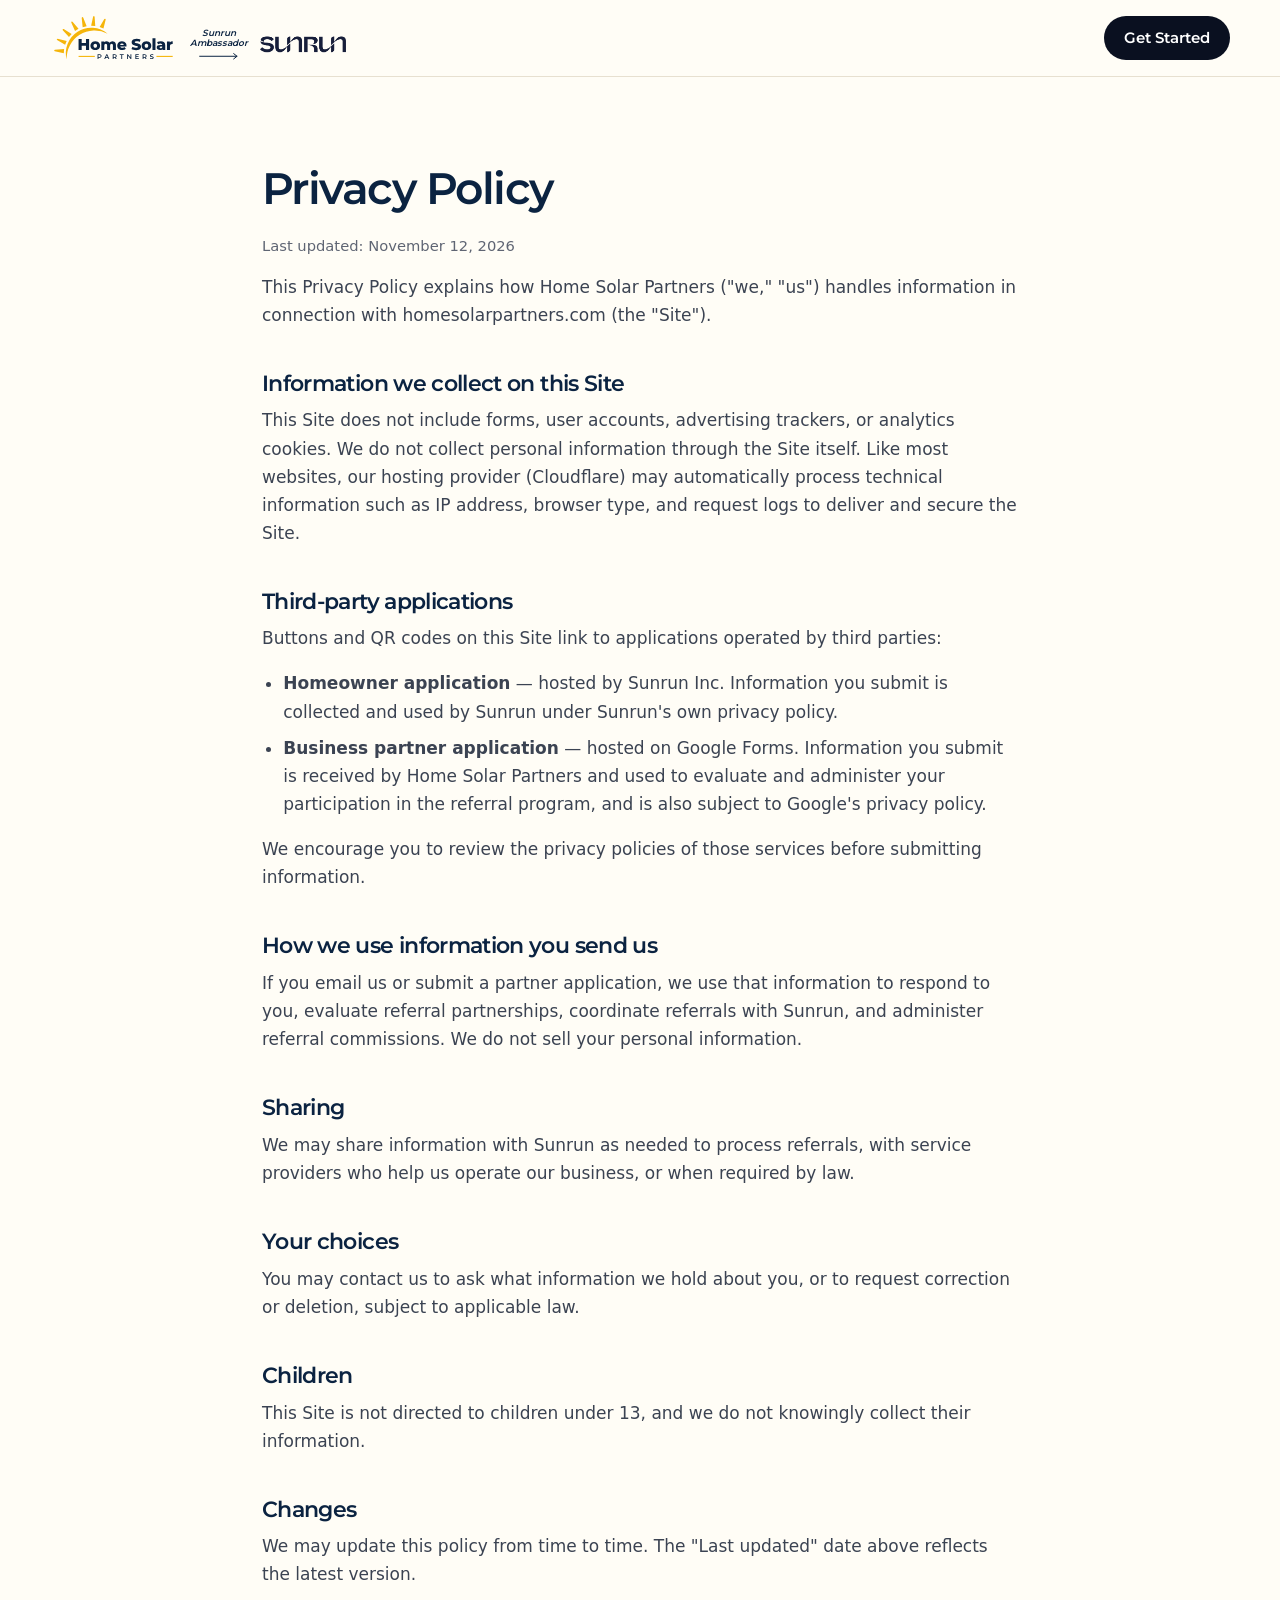
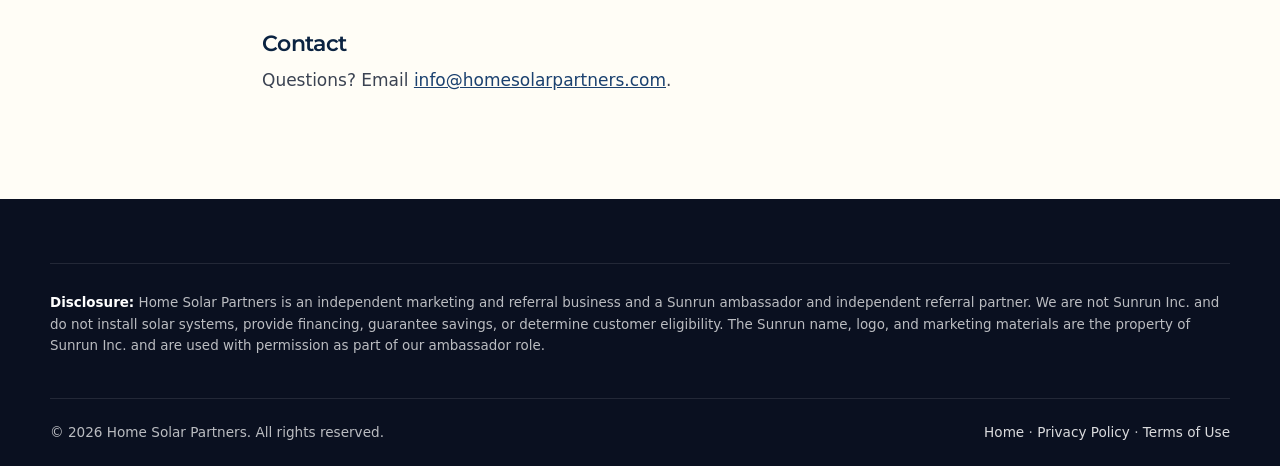
<file: privacy.html>
<!DOCTYPE html>
<html lang="en">
<head>
  <meta charset="utf-8">
  <meta name="viewport" content="width=device-width, initial-scale=1">
  <title>Privacy Policy | Home Solar Partners</title>
  <meta name="description" content="How Home Solar Partners handles information on homesolarpartners.com.">
  <link rel="canonical" href="https://homesolarpartners.com/privacy">
  <meta name="robots" content="index, follow">
  <meta name="theme-color" content="#0B2341">
  <link rel="icon" href="/favicon.ico" sizes="any">
  <link rel="icon" href="/favicon.svg" type="image/svg+xml">
  <link rel="apple-touch-icon" href="/apple-touch-icon.png">
  <link rel="stylesheet" href="/assets/css/styles.css?v=fcab77b">
</head>
<body>
  <a class="skip-link" href="#main">Skip to main content</a>
  <header class="site-header legal-header">
    <div class="container header-inner">
      <a class="brand" href="/" aria-label="Home Solar Partners, a Sunrun ambassador – home">
        <img class="brand-hsp" src="/assets/img/home-solar-partners-logo.svg" alt="" width="172" height="70">
        <span class="brand-tie" aria-hidden="true">
          <span class="brand-tie-text">Sunrun<br>Ambassador</span>
          <svg class="brand-tie-arrow" viewBox="0 0 60 10"><path d="M1 5h56M52 1l5 4-5 4"/></svg>
        </span>
        <img class="brand-sunrun" src="/assets/img/sunrun-logo-navy.png" alt="" width="679" height="130">
      </a>
      <a class="btn btn-gold btn-sm" href="/#get-started">Get Started</a>
    </div>
  </header>
  <main id="main" class="legal">
    <div class="container">
      <h1>Privacy Policy</h1>
      <p class="updated">Last updated: November 12, 2026</p>
      <p>This Privacy Policy explains how Home Solar Partners ("we," "us") handles information in connection with homesolarpartners.com (the "Site").</p>

      <h2>Information we collect on this Site</h2>
      <p>This Site does not include forms, user accounts, advertising trackers, or analytics cookies. We do not collect personal information through the Site itself. Like most websites, our hosting provider (Cloudflare) may automatically process technical information such as IP address, browser type, and request logs to deliver and secure the Site.</p>

      <h2>Third-party applications</h2>
      <p>Buttons and QR codes on this Site link to applications operated by third parties:</p>
      <ul class="legal-list">
        <li><strong>Homeowner application</strong> &mdash; hosted by Sunrun Inc. Information you submit is collected and used by Sunrun under Sunrun's own privacy policy.</li>
        <li><strong>Business partner application</strong> &mdash; hosted on Google Forms. Information you submit is received by Home Solar Partners and used to evaluate and administer your participation in the referral program, and is also subject to Google's privacy policy.</li>
      </ul>
      <p>We encourage you to review the privacy policies of those services before submitting information.</p>

      <h2>How we use information you send us</h2>
      <p>If you email us or submit a partner application, we use that information to respond to you, evaluate referral partnerships, coordinate referrals with Sunrun, and administer referral commissions. We do not sell your personal information.</p>

      <h2>Sharing</h2>
      <p>We may share information with Sunrun as needed to process referrals, with service providers who help us operate our business, or when required by law.</p>

      <h2>Your choices</h2>
      <p>You may contact us to ask what information we hold about you, or to request correction or deletion, subject to applicable law.</p>

      <h2>Children</h2>
      <p>This Site is not directed to children under 13, and we do not knowingly collect their information.</p>

      <h2>Changes</h2>
      <p>We may update this policy from time to time. The "Last updated" date above reflects the latest version.</p>

      <h2>Contact</h2>
      <p>Questions? Email <a href="mailto:info@homesolarpartners.com">info@homesolarpartners.com</a>.</p>
    </div>
  </main>
  <footer class="site-footer">
    <div class="container">
      <div class="disclosure">
        <p><strong>Disclosure:</strong> Home Solar Partners is an independent marketing and referral business and a Sunrun ambassador and independent referral partner. We are not Sunrun Inc. and do not install solar systems, provide financing, guarantee savings, or determine customer eligibility. The Sunrun name, logo, and marketing materials are the property of Sunrun Inc. and are used with permission as part of our ambassador role.</p>
      </div>
      <div class="footer-bottom">
        <p>&copy; 2026 Home Solar Partners. All rights reserved.</p>
        <p><a href="/">Home</a> &middot; <a href="/privacy">Privacy Policy</a> &middot; <a href="/terms">Terms of Use</a></p>
      </div>
    </div>
  </footer>
</body>
</html>
</file>
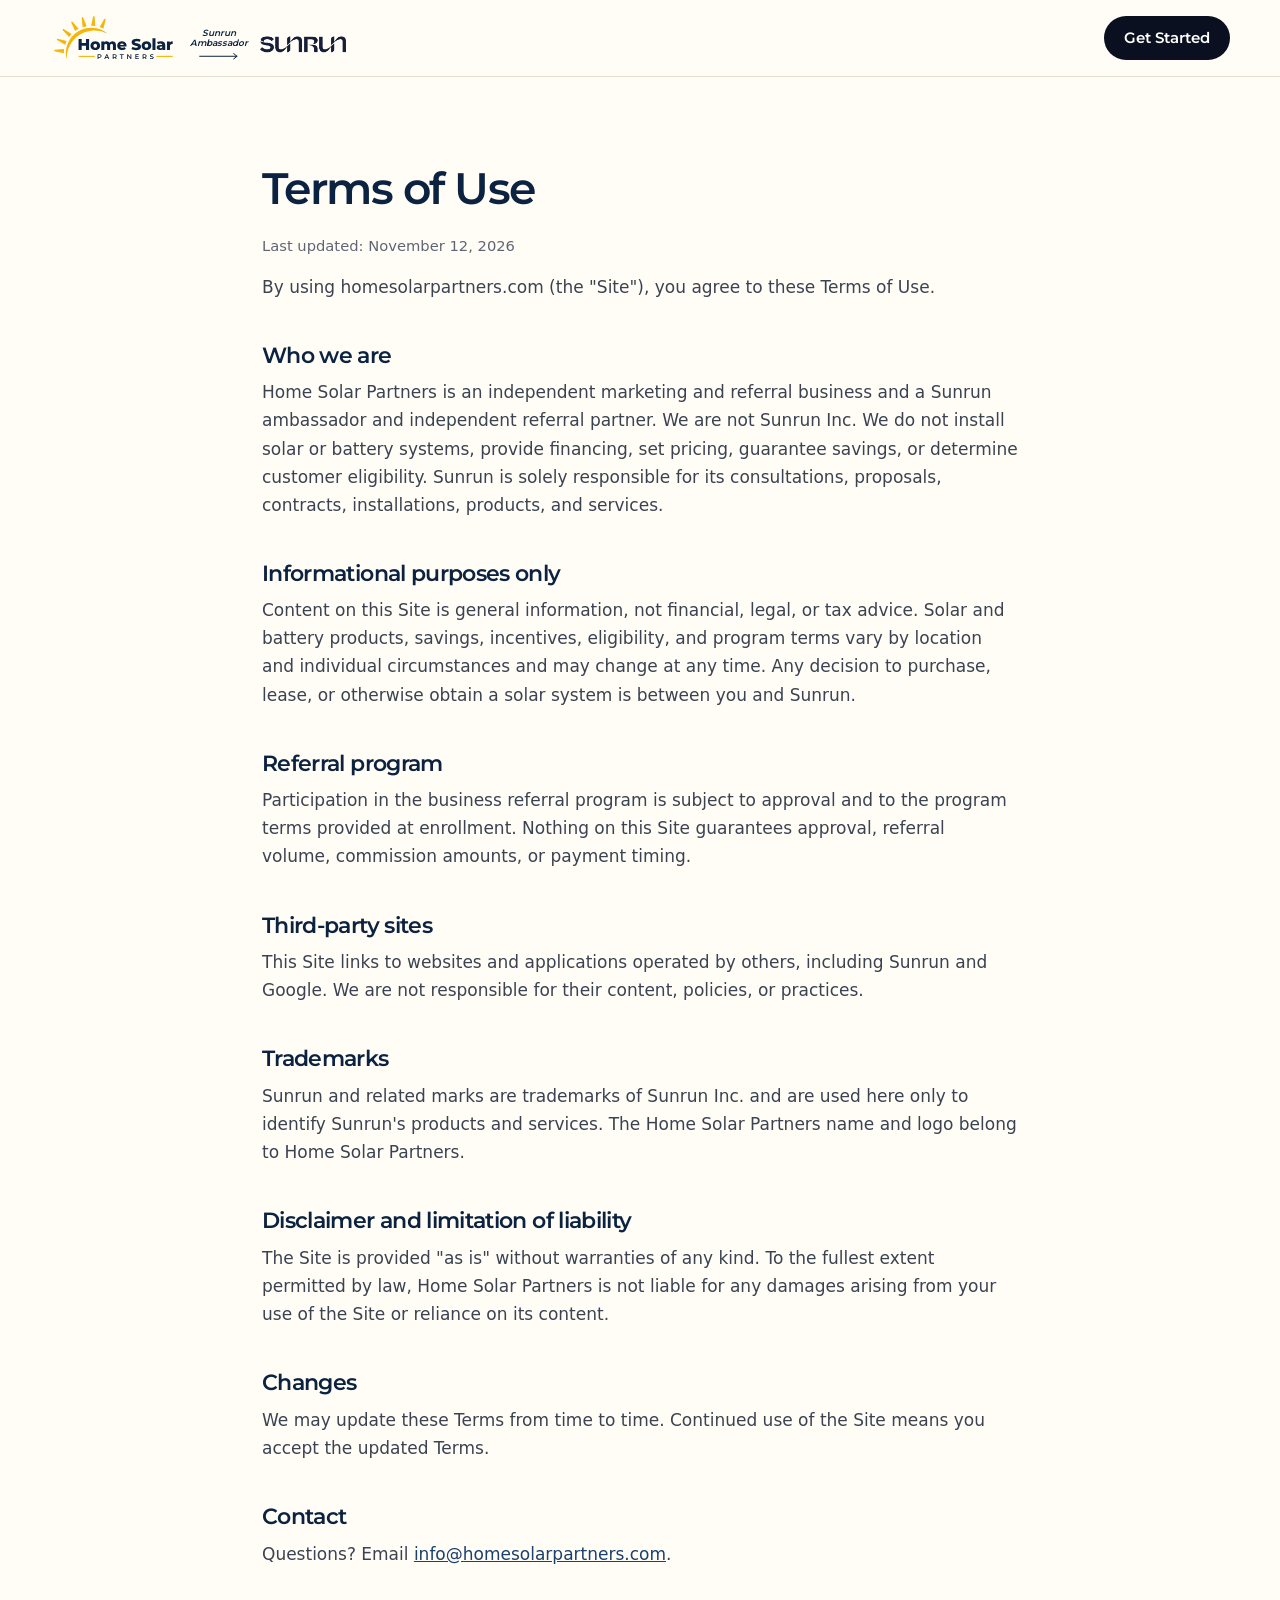
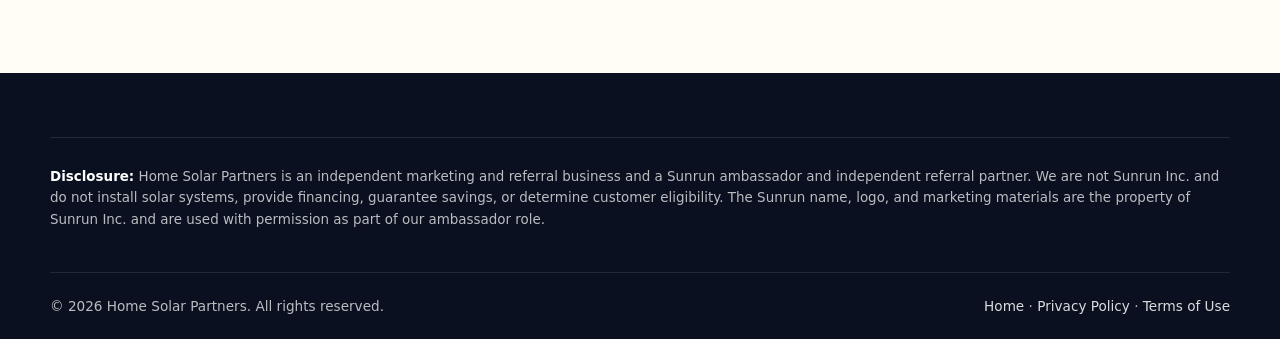
<file: terms.html>
<!DOCTYPE html>
<html lang="en">
<head>
  <meta charset="utf-8">
  <meta name="viewport" content="width=device-width, initial-scale=1">
  <title>Terms of Use | Home Solar Partners</title>
  <meta name="description" content="Terms of use for homesolarpartners.com, an independent Sunrun referral partner website.">
  <link rel="canonical" href="https://homesolarpartners.com/terms">
  <meta name="robots" content="index, follow">
  <meta name="theme-color" content="#0B2341">
  <link rel="icon" href="/favicon.ico" sizes="any">
  <link rel="icon" href="/favicon.svg" type="image/svg+xml">
  <link rel="apple-touch-icon" href="/apple-touch-icon.png">
  <link rel="stylesheet" href="/assets/css/styles.css?v=fcab77b">
</head>
<body>
  <a class="skip-link" href="#main">Skip to main content</a>
  <header class="site-header legal-header">
    <div class="container header-inner">
      <a class="brand" href="/" aria-label="Home Solar Partners, a Sunrun ambassador – home">
        <img class="brand-hsp" src="/assets/img/home-solar-partners-logo.svg" alt="" width="172" height="70">
        <span class="brand-tie" aria-hidden="true">
          <span class="brand-tie-text">Sunrun<br>Ambassador</span>
          <svg class="brand-tie-arrow" viewBox="0 0 60 10"><path d="M1 5h56M52 1l5 4-5 4"/></svg>
        </span>
        <img class="brand-sunrun" src="/assets/img/sunrun-logo-navy.png" alt="" width="679" height="130">
      </a>
      <a class="btn btn-gold btn-sm" href="/#get-started">Get Started</a>
    </div>
  </header>
  <main id="main" class="legal">
    <div class="container">
      <h1>Terms of Use</h1>
      <p class="updated">Last updated: November 12, 2026</p>
      <p>By using homesolarpartners.com (the "Site"), you agree to these Terms of Use.</p>

      <h2>Who we are</h2>
      <p>Home Solar Partners is an independent marketing and referral business and a Sunrun ambassador and independent referral partner. We are not Sunrun Inc. We do not install solar or battery systems, provide financing, set pricing, guarantee savings, or determine customer eligibility. Sunrun is solely responsible for its consultations, proposals, contracts, installations, products, and services.</p>

      <h2>Informational purposes only</h2>
      <p>Content on this Site is general information, not financial, legal, or tax advice. Solar and battery products, savings, incentives, eligibility, and program terms vary by location and individual circumstances and may change at any time. Any decision to purchase, lease, or otherwise obtain a solar system is between you and Sunrun.</p>

      <h2>Referral program</h2>
      <p>Participation in the business referral program is subject to approval and to the program terms provided at enrollment. Nothing on this Site guarantees approval, referral volume, commission amounts, or payment timing.</p>

      <h2>Third-party sites</h2>
      <p>This Site links to websites and applications operated by others, including Sunrun and Google. We are not responsible for their content, policies, or practices.</p>

      <h2>Trademarks</h2>
      <p>Sunrun and related marks are trademarks of Sunrun Inc. and are used here only to identify Sunrun's products and services. The Home Solar Partners name and logo belong to Home Solar Partners.</p>

      <h2>Disclaimer and limitation of liability</h2>
      <p>The Site is provided "as is" without warranties of any kind. To the fullest extent permitted by law, Home Solar Partners is not liable for any damages arising from your use of the Site or reliance on its content.</p>

      <h2>Changes</h2>
      <p>We may update these Terms from time to time. Continued use of the Site means you accept the updated Terms.</p>

      <h2>Contact</h2>
      <p>Questions? Email <a href="mailto:info@homesolarpartners.com">info@homesolarpartners.com</a>.</p>
    </div>
  </main>
  <footer class="site-footer">
    <div class="container">
      <div class="disclosure">
        <p><strong>Disclosure:</strong> Home Solar Partners is an independent marketing and referral business and a Sunrun ambassador and independent referral partner. We are not Sunrun Inc. and do not install solar systems, provide financing, guarantee savings, or determine customer eligibility. The Sunrun name, logo, and marketing materials are the property of Sunrun Inc. and are used with permission as part of our ambassador role.</p>
      </div>
      <div class="footer-bottom">
        <p>&copy; 2026 Home Solar Partners. All rights reserved.</p>
        <p><a href="/">Home</a> &middot; <a href="/privacy">Privacy Policy</a> &middot; <a href="/terms">Terms of Use</a></p>
      </div>
    </div>
  </footer>
</body>
</html>
</file>
<file: assets/css/styles.css>
/* =========================================================
   Home Solar Partners — styles
   Brand: navy #0B2341, gold #F5B50A (from logo)
   ========================================================= */

@font-face {
  font-family: "Montserrat";
  src: url("/assets/fonts/montserrat-latin-variable.woff2") format("woff2");
  font-weight: 500 800;
  font-style: normal;
  font-display: swap;
}

:root {
  --navy: #0B2341;
  --navy-700: #12325a;
  --navy-600: #1b416f;
  --navy-950: #071830;
  --gold: #F5B50A;
  --gold-600: #E0A300;
  --gold-50: #FFF8E6;
  --cream: #FBF8F1;
  --sky: #F3F6FA;
  --ink: #0B2341;
  --body: #3A4A60;
  --muted: #5E6E84;
  --line: #E2E8F0;
  --white: #fff;

  --font-head: "Montserrat", system-ui, -apple-system, "Segoe UI", Roboto, sans-serif;
  --font-body: system-ui, -apple-system, "Segoe UI", Roboto, "Helvetica Neue", Arial, sans-serif;

  --radius-sm: 10px;
  --radius: 16px;
  --radius-lg: 24px;
  --shadow-sm: 0 1px 2px rgba(11, 35, 65, .06), 0 2px 8px rgba(11, 35, 65, .05);
  --shadow: 0 10px 30px -12px rgba(11, 35, 65, .22), 0 2px 6px rgba(11, 35, 65, .05);
  --shadow-lg: 0 24px 60px -20px rgba(11, 35, 65, .35);

  --header-h: 76px;
  --container: 1180px;
  --gutter: clamp(16px, 4vw, 32px);
  --section-y: clamp(64px, 9vw, 112px);
}

/* ---------- Base ---------- */
*, *::before, *::after { box-sizing: border-box; }
html { -webkit-text-size-adjust: 100%; scroll-behavior: smooth; }
@media (prefers-reduced-motion: reduce) {
  html { scroll-behavior: auto; }
  *, *::before, *::after { transition: none !important; animation: none !important; }
}
body {
  margin: 0;
  font-family: var(--font-body);
  font-size: 1.0625rem;
  line-height: 1.65;
  color: var(--body);
  background: var(--white);
  -webkit-font-smoothing: antialiased;
}
img { max-width: 100%; height: auto; display: block; }
a { color: var(--navy-600); }
h1, h2, h3, h4 {
  font-family: var(--font-head);
  color: var(--ink);
  line-height: 1.15;
  letter-spacing: -0.015em;
  margin: 0 0 .5em;
}
h1 { font-size: clamp(2.4rem, 5.6vw, 4.1rem); font-weight: 800; letter-spacing: -0.025em; }
h2 { font-size: clamp(1.85rem, 3.6vw, 2.75rem); font-weight: 800; }
h3 { font-size: 1.15rem; font-weight: 700; }
h4 { font-size: 1.05rem; font-weight: 700; }
p { margin: 0 0 1em; }
ul, ol { margin: 0; padding: 0; list-style: none; }

[id] { scroll-margin-top: calc(var(--header-h) + 12px); }

:focus-visible {
  outline: 3px solid var(--gold);
  outline-offset: 3px;
  border-radius: 6px;
}

.container {
  width: 100%;
  max-width: calc(var(--container) + var(--gutter) * 2);
  margin-inline: auto;
  padding-inline: var(--gutter);
}

.visually-hidden {
  position: absolute !important;
  width: 1px; height: 1px;
  padding: 0; margin: -1px;
  overflow: hidden; clip: rect(0 0 0 0);
  white-space: nowrap; border: 0;
}

.skip-link {
  position: absolute; left: 12px; top: -60px; z-index: 200;
  background: var(--gold); color: var(--navy);
  padding: 10px 16px; border-radius: 8px; font-weight: 700; text-decoration: none;
}
.skip-link:focus { top: 12px; }

.icon {
  width: 1.25em; height: 1.25em;
  fill: none; stroke: currentColor; stroke-width: 2;
  stroke-linecap: round; stroke-linejoin: round;
  flex: none;
}
.text-gold { color: var(--gold); }

/* ---------- Buttons ---------- */
.btn {
  display: inline-flex; align-items: center; justify-content: center; gap: .55em;
  font-family: var(--font-head); font-weight: 700; font-size: 1rem;
  line-height: 1.2; text-decoration: none; text-align: center;
  padding: .95em 1.5em; border-radius: 999px; border: 2px solid transparent;
  cursor: pointer;
  transition: transform .18s ease, box-shadow .18s ease, background-color .18s ease, color .18s ease;
}
.btn .icon { width: 1.05em; height: 1.05em; }
.btn-gold { background: var(--gold); color: var(--navy); box-shadow: 0 6px 18px -6px rgba(245, 181, 10, .65); }
.btn-gold:hover { background: #FFC21F; transform: translateY(-2px); box-shadow: 0 12px 24px -8px rgba(245, 181, 10, .7); }
.btn-gold:active { transform: translateY(0); }
.btn-sm { padding: .7em 1.2em; font-size: .95rem; }
.btn-lg { padding: 1.05em 1.75em; font-size: 1.05rem; }
.btn-block { width: 100%; }

.text-link {
  display: inline-block; margin-top: 14px;
  font-size: .92rem; font-weight: 600; text-underline-offset: 3px;
}

/* ---------- Eyebrows / section heads ---------- */
.eyebrow {
  display: inline-flex; align-items: center; gap: .5em;
  font-family: var(--font-head); font-weight: 700;
  font-size: .8rem; letter-spacing: .14em; text-transform: uppercase;
  color: var(--navy-600);
  background: var(--gold-50); border: 1px solid #F8E3A8;
  padding: .45em .9em; border-radius: 999px; margin-bottom: 18px;
}
.eyebrow .icon { width: 1.1em; height: 1.1em; color: var(--gold-600); }
@media (max-width: 420px) { .eyebrow { font-size: .7rem; letter-spacing: .1em; } }
.eyebrow-light {
  color: #fff; background: rgba(255, 255, 255, .1); border-color: rgba(255, 255, 255, .22);
  backdrop-filter: blur(4px);
}
.eyebrow-light .icon { color: var(--gold); }

.section { padding-block: var(--section-y); }
.section-head { max-width: 760px; margin-bottom: clamp(36px, 5vw, 56px); }
.section-head.center { margin-inline: auto; text-align: center; }
.section-lede { font-size: clamp(1.05rem, 1.6vw, 1.2rem); color: var(--muted); }
.center { text-align: center; }
.fine-print { font-size: .85rem; color: var(--muted); margin: 0; }
.fine-print.center { max-width: 720px; margin: 32px auto 0; }

/* ---------- Header ---------- */
.site-header {
  position: sticky; top: 0; z-index: 100;
  background: rgba(255, 255, 255, .92);
  backdrop-filter: saturate(160%) blur(10px);
  -webkit-backdrop-filter: saturate(160%) blur(10px);
  border-bottom: 1px solid transparent;
  transition: border-color .2s ease, box-shadow .2s ease;
}
.site-header.is-scrolled { border-bottom-color: var(--line); box-shadow: 0 6px 20px -14px rgba(11, 35, 65, .3); }
.header-inner { display: flex; align-items: center; justify-content: space-between; height: var(--header-h); gap: 24px; }
.brand { display: flex; align-items: center; gap: 18px; text-decoration: none; flex: none; }
.brand { --hsp-w: 150px; }
.brand-hsp { width: var(--hsp-w); height: auto; }
/* Center the Sunrun side on the "Home Solar" lettering, not the whole logo (which includes the sun rays above) */
.brand-tie, .brand-sunrun { transform: translateY(calc(var(--hsp-w) * .049)); }
.brand-tie { display: flex; flex-direction: column; align-items: center; gap: 3px; color: var(--navy); }
.brand-tie-text {
  font-family: var(--font-head); font-style: italic; font-weight: 600;
  font-size: .62rem; line-height: 1.2; text-align: center; white-space: nowrap;
}
.brand-tie-arrow { width: 46px; height: 8px; fill: none; stroke: currentColor; stroke-width: 1.5; stroke-linecap: round; stroke-linejoin: round; }
.brand-sunrun { width: 118px; height: auto; }

.site-nav { display: flex; align-items: center; gap: 28px; }
.site-nav ul { display: flex; gap: 26px; }
.site-nav ul a {
  white-space: nowrap;
  font-family: var(--font-head); font-weight: 600; font-size: .95rem;
  color: var(--navy); text-decoration: none; position: relative; padding: 6px 0;
}
.site-nav ul a::after {
  content: ""; position: absolute; left: 0; right: 0; bottom: 0; height: 2px;
  background: var(--gold); transform: scaleX(0); transform-origin: left; transition: transform .2s ease;
}
.site-nav ul a:hover::after, .site-nav ul a[aria-current="true"]::after { transform: scaleX(1); }

.nav-toggle {
  display: none; position: relative;
  width: 46px; height: 46px; border-radius: 12px;
  border: 1px solid var(--line); background: #fff; cursor: pointer;
}
.nav-toggle-bar, .nav-toggle-bar::before, .nav-toggle-bar::after {
  position: absolute; left: 50%; width: 20px; height: 2px; margin-left: -10px;
  background: var(--navy); border-radius: 2px; transition: transform .2s ease, opacity .2s ease;
}
.nav-toggle-bar { top: 50%; margin-top: -1px; }
.nav-toggle-bar::before, .nav-toggle-bar::after { content: ""; left: 0; margin-left: 0; }
.nav-toggle-bar::before { top: -6px; }
.nav-toggle-bar::after { top: 6px; }
.nav-toggle[aria-expanded="true"] .nav-toggle-bar { background: transparent; }
.nav-toggle[aria-expanded="true"] .nav-toggle-bar::before { transform: translateY(6px) rotate(45deg); }
.nav-toggle[aria-expanded="true"] .nav-toggle-bar::after { transform: translateY(-6px) rotate(-45deg); }

@media (max-width: 1180px) {
  :root { --header-h: 68px; }
  .brand { gap: 10px; flex: 0 1 auto; min-width: 0; }
  .brand { --hsp-w: 112px; }
  .brand-tie-text { font-size: .52rem; }
  .brand-tie-arrow { width: 34px; }
  .brand-sunrun { width: 76px; }
  .nav-toggle { flex: none; }
  .nav-toggle { display: block; }
  .site-nav {
    position: absolute; top: var(--header-h); left: 0; right: 0;
    flex-direction: column; align-items: stretch; gap: 8px;
    padding: 12px var(--gutter) 24px;
    background: #fff; border-bottom: 1px solid var(--line);
    box-shadow: 0 20px 30px -20px rgba(11, 35, 65, .35);
    display: none;
  }
  .site-nav.is-open { display: flex; }
  .site-nav ul { flex-direction: column; gap: 0; }
  .site-nav ul a { display: block; padding: 14px 4px; font-size: 1.05rem; border-bottom: 1px solid var(--line); }
  .site-nav ul a::after { display: none; }
  .nav-cta { margin-top: 12px; padding: 1em; font-size: 1rem; }
}

/* ---------- Hero ---------- */
.hero {
  position: relative; isolation: isolate; overflow: hidden;
  min-height: min(calc(100svh - var(--header-h)), 820px);
  display: flex; align-items: center;
  color: #fff;
  padding-block: clamp(56px, 9vw, 104px);
}
.hero-media, .hero-media img {
  position: absolute; inset: 0; width: 100%; height: 100%; z-index: -2;
}
.hero-media img { object-fit: cover; object-position: 62% 40%; }
.hero-overlay {
  position: absolute; inset: 0; z-index: -1;
  background:
    linear-gradient(90deg, rgba(7, 24, 48, .94) 0%, rgba(11, 35, 65, .86) 38%, rgba(11, 35, 65, .45) 70%, rgba(11, 35, 65, .2) 100%),
    linear-gradient(0deg, rgba(7, 24, 48, .55) 0%, rgba(7, 24, 48, 0) 40%);
}
.hero-inner { max-width: calc(var(--container) + var(--gutter) * 2); }
.hero h1 { color: #fff; max-width: 22ch; margin-bottom: 20px; }
.hero-lede { font-size: clamp(1.1rem, 1.9vw, 1.3rem); color: rgba(255, 255, 255, .88); max-width: 34em; margin-bottom: 36px; }

.hero-paths { display: grid; grid-template-columns: repeat(2, minmax(0, 370px)); gap: 16px; }
/* Both audience paths share identical styling: white label band on top, gold body below */
.path-card {
  display: flex; flex-direction: column; overflow: hidden;
  border-radius: var(--radius); text-decoration: none; color: var(--navy);
  background: var(--gold); box-shadow: 0 14px 30px -12px rgba(0, 0, 0, .45);
  transition: transform .2s ease, box-shadow .2s ease;
}
.path-card:hover { transform: translateY(-3px); box-shadow: 0 18px 34px -12px rgba(0, 0, 0, .5); }
.path-label {
  display: block; background: #fff; color: var(--navy);
  padding: 9px 20px; font-family: var(--font-head);
  font-size: .8rem; font-weight: 800; letter-spacing: .14em; text-transform: uppercase;
}
.path-body {
  display: flex; align-items: center; gap: 14px; flex: 1;
  padding: 16px 20px; transition: background-color .2s ease;
}
.path-card:hover .path-body { background: #FFC21F; }
.path-icon {
  display: grid; place-items: center; width: 44px; height: 44px; border-radius: 12px; flex: none;
  background: rgba(11, 35, 65, .12);
}
.path-icon .icon { width: 24px; height: 24px; }
.path-cta { flex: 1; min-width: 0; font-family: var(--font-head); font-weight: 700; font-size: 1.05rem; line-height: 1.3; }
.path-arrow { transition: transform .2s ease; }
.path-card:hover .path-arrow { transform: translateX(4px); }

@media (max-width: 720px) {
  .hero { min-height: 0; align-items: flex-end; }
  .hero-overlay {
    background: linear-gradient(180deg, rgba(11, 35, 65, .55) 0%, rgba(7, 24, 48, .9) 55%, rgba(7, 24, 48, .96) 100%);
  }
  .hero-paths { grid-template-columns: 1fr; }
}

/* ---------- Trust strip ---------- */
.trust { background: var(--navy); color: #fff; border-top: 1px solid rgba(255, 255, 255, .08); }
.trust-grid {
  display: grid; grid-template-columns: repeat(4, 1fr); gap: 24px;
  padding-block: 28px;
}
.trust-item { display: flex; gap: 14px; align-items: flex-start; }
.trust-item .icon { width: 28px; height: 28px; color: var(--gold); margin-top: 2px; }
.trust-item p { margin: 0; line-height: 1.4; }
.trust-item strong { display: block; font-family: var(--font-head); font-size: .98rem; color: #fff; }
.trust-item span { font-size: .88rem; color: rgba(255, 255, 255, .72); }
@media (max-width: 960px) { .trust-grid { grid-template-columns: repeat(2, 1fr); } }
@media (max-width: 520px) { .trust-grid { grid-template-columns: 1fr; gap: 18px; } }

/* ---------- How it works ---------- */
.how { background: var(--sky); }
.flow {
  display: grid; grid-template-columns: repeat(3, 1fr); gap: 28px;
  counter-reset: none; position: relative;
}
.flow-step {
  position: relative; text-align: center;
  background: #fff; border: 1px solid var(--line); border-radius: var(--radius-lg);
  padding: 36px 28px 30px; box-shadow: var(--shadow-sm);
}
.flow-step:not(:last-child)::after {
  content: ""; position: absolute; top: 64px; right: -28px; width: 28px; height: 2px;
  background: repeating-linear-gradient(90deg, var(--gold) 0 6px, transparent 6px 11px);
}
.flow-step-brand { border: 2px solid var(--gold); box-shadow: var(--shadow); }
.flow-badge {
  display: grid; place-items: center; width: 60px; height: 60px; margin: 0 auto 18px;
  border-radius: 18px; background: var(--navy); color: var(--gold);
}
.flow-badge .icon { width: 28px; height: 28px; }
.flow-step-brand .flow-badge { background: var(--gold-50); }
.flow-step p { margin: 0; color: var(--muted); font-size: .98rem; }
@media (max-width: 820px) {
  .flow { grid-template-columns: 1fr; gap: 20px; }
  .flow-step:not(:last-child)::after {
    top: auto; bottom: -20px; right: 50%; width: 2px; height: 20px;
    background: repeating-linear-gradient(180deg, var(--gold) 0 6px, transparent 6px 11px);
  }
}

/* ---------- Split layout ---------- */
.split { display: grid; grid-template-columns: minmax(0, 1.25fr) minmax(0, .85fr); gap: clamp(36px, 6vw, 80px); align-items: start; }
.split-side { display: grid; gap: 24px; }
@media (max-width: 960px) {
  .split { grid-template-columns: 1fr; }
  .split-side { max-width: 460px; width: 100%; margin-inline: auto; }
}

/* ---------- Benefits ---------- */
.benefits { display: grid; gap: 22px; margin-top: 34px; }
.benefits li { display: flex; gap: 18px; align-items: flex-start; }
.benefits h3 { font-size: 1.08rem; margin-bottom: .25em; }
.benefits p { margin: 0; color: var(--muted); font-size: 1rem; }
.benefit-icon {
  display: grid; place-items: center; flex: none;
  width: 48px; height: 48px; border-radius: 14px;
  background: var(--gold-50); color: var(--gold-600); border: 1px solid #F8E3A8;
}
.benefit-icon .icon { width: 24px; height: 24px; }

/* ---------- Photo card ---------- */
.photo-card { margin: 0; border-radius: var(--radius-lg); overflow: hidden; box-shadow: var(--shadow); aspect-ratio: 4 / 3; }
.photo-card img { width: 100%; height: 100%; object-fit: cover; }

/* ---------- QR cards ---------- */
.qr-card {
  background: #fff; border-radius: var(--radius-lg);
  padding: 26px; text-align: center; box-shadow: var(--shadow-lg);
  border: 1px solid var(--line);
  position: relative;
}
.qr-card::before {
  content: ""; position: absolute; inset: 0 0 auto 0; height: 6px;
  border-radius: var(--radius-lg) var(--radius-lg) 0 0; background: var(--gold);
}
.qr-card h3 { font-size: 1.15rem; margin-bottom: 16px; }
.qr-tag {
  display: inline-block; font-family: var(--font-head); font-weight: 700;
  font-size: .74rem; letter-spacing: .14em; text-transform: uppercase;
  color: var(--navy); background: var(--gold-50); border: 1px solid #F8E3A8;
  padding: .35em .8em; border-radius: 999px; margin-bottom: 12px;
}
.qr-img {
  width: 100%; max-width: 280px; margin: 0 auto 14px;
  border-radius: 12px; border: 1px solid var(--line); background: #fff;
  image-rendering: auto;
}
.qr-alt { font-size: .88rem; color: var(--muted); margin-bottom: 16px; }
.qr-alt strong { color: var(--navy); }
.qr-card-biz::before { background: linear-gradient(90deg, var(--gold), var(--navy-600)); }

/* ---------- Steps ---------- */
.steps-wrap {
  margin-top: clamp(48px, 7vw, 80px);
  padding: clamp(28px, 4vw, 48px);
  background: #fff; border: 1px solid var(--line); border-radius: var(--radius-lg);
  box-shadow: var(--shadow-sm);
}
.steps-title { text-align: center; font-size: 1.35rem; margin-bottom: 28px; }
.steps { display: grid; grid-template-columns: repeat(3, 1fr); gap: 28px; }
.steps li { position: relative; padding-left: 0; }
.step-num {
  display: grid; place-items: center; width: 44px; height: 44px; margin-bottom: 14px;
  border-radius: 50%; background: var(--navy); color: var(--gold);
  font-family: var(--font-head); font-weight: 800; font-size: 1.1rem;
}
.steps h4 { margin-bottom: .3em; }
.steps p { margin: 0; color: var(--muted); font-size: .98rem; }
.cta-row {
  display: flex; flex-wrap: wrap; align-items: center; justify-content: center; gap: 14px 24px;
  margin-top: 34px; padding-top: 28px; border-top: 1px solid var(--line); text-align: center;
}
.cta-row .fine-print { flex-basis: 100%; }
@media (max-width: 720px) {
  .steps { grid-template-columns: 1fr; gap: 22px; }
  .steps li { display: grid; grid-template-columns: 44px 1fr; column-gap: 16px; }
  .step-num { grid-row: span 2; margin: 0; }
  .cta-row .btn { width: 100%; }
}

/* ---------- Homeowners ---------- */
.homeowners { background: linear-gradient(180deg, var(--cream) 0%, #fff 100%); }

/* ---------- Partners (dark) ---------- */
.partners {
  background:
    radial-gradient(900px 500px at 100% 0%, rgba(245, 181, 10, .12), transparent 60%),
    radial-gradient(700px 500px at 0% 100%, rgba(27, 65, 111, .7), transparent 60%),
    var(--navy);
  color: rgba(255, 255, 255, .85);
}
.partners h2, .partners h3, .partners h4 { color: #fff; }
.partners .section-lede { color: rgba(255, 255, 255, .78); }
.benefits-dark p { color: rgba(255, 255, 255, .72); }
.benefits-dark .benefit-icon { background: rgba(245, 181, 10, .12); border-color: rgba(245, 181, 10, .3); color: var(--gold); }
.split-reverse .split-side { order: 2; }

.audiences { margin-top: 40px; }
.audiences h3 { font-size: 1rem; letter-spacing: .08em; text-transform: uppercase; color: var(--gold); }
.chips { display: flex; flex-wrap: wrap; gap: 10px; }
.chips li {
  font-size: .92rem; font-weight: 600; color: #fff;
  padding: .5em 1em; border-radius: 999px;
  background: rgba(255, 255, 255, .07); border: 1px solid rgba(255, 255, 255, .18);
}

.steps-dark { background: rgba(255, 255, 255, .05); border-color: rgba(255, 255, 255, .14); box-shadow: none; }
.steps-dark p, .steps-dark .fine-print { color: rgba(255, 255, 255, .72); }
.steps-dark .step-num { background: var(--gold); color: var(--navy); }
.steps-dark .cta-row { border-top-color: rgba(255, 255, 255, .14); }
.partners .qr-card { color: var(--body); }
.partners .qr-card h3 { color: var(--ink); }

/* ---------- Why Sunrun ---------- */
.facts { display: grid; grid-template-columns: repeat(3, 1fr); gap: 20px; margin-bottom: 28px; }
.fact {
  text-align: center; padding: 28px 22px;
  background: var(--sky); border-radius: var(--radius); border: 1px solid var(--line);
}
.fact-value { font-family: var(--font-head); font-weight: 800; font-size: clamp(2rem, 4vw, 2.6rem); color: var(--navy); line-height: 1; margin-bottom: 10px; }
.fact-label { font-weight: 600; color: var(--ink); margin-bottom: 8px; }
.fact-source { font-size: .8rem; color: var(--muted); margin: 0; }
.offer-grid { display: grid; grid-template-columns: repeat(4, 1fr); gap: 20px; }
.offer {
  padding: 26px 22px; border-radius: var(--radius); border: 1px solid var(--line); background: #fff;
  transition: transform .2s ease, box-shadow .2s ease, border-color .2s ease;
}
.offer:hover { transform: translateY(-3px); box-shadow: var(--shadow); border-color: #F8E3A8; }
.offer .benefit-icon { margin-bottom: 16px; }
.offer p { margin: 0; color: var(--muted); font-size: .96rem; }
@media (max-width: 960px) { .offer-grid { grid-template-columns: repeat(2, 1fr); } }
@media (max-width: 640px) {
  .facts { grid-template-columns: 1fr; }
  .offer-grid { grid-template-columns: 1fr; }
}

/* ---------- FAQ ---------- */
.faq { background: var(--sky); }
.faq-grid { display: grid; grid-template-columns: 1fr 1fr; gap: 32px; }
.faq-heading {
  display: flex; align-items: center; gap: 10px; font-size: 1.2rem;
  padding-bottom: 14px; margin-bottom: 8px; border-bottom: 2px solid var(--gold);
}
.faq-heading .icon { color: var(--gold-600); }
details {
  background: #fff; border: 1px solid var(--line); border-radius: var(--radius-sm);
  margin-top: 12px; transition: box-shadow .2s ease, border-color .2s ease;
}
details[open] { box-shadow: var(--shadow-sm); border-color: #CBD5E1; }
summary {
  list-style: none; cursor: pointer; position: relative;
  padding: 18px 52px 18px 20px;
  font-family: var(--font-head); font-weight: 700; color: var(--ink); font-size: 1rem; line-height: 1.4;
}
summary::-webkit-details-marker { display: none; }
summary::after {
  content: ""; position: absolute; right: 20px; top: 50%; width: 10px; height: 10px; margin-top: -7px;
  border-right: 2.5px solid var(--gold-600); border-bottom: 2.5px solid var(--gold-600);
  transform: rotate(45deg); transition: transform .2s ease;
}
details[open] summary::after { transform: rotate(-135deg); margin-top: -2px; }
summary:hover { color: var(--navy-600); }
details p { padding: 0 20px 18px; margin: 0; color: var(--muted); font-size: .98rem; }
@media (max-width: 860px) { .faq-grid { grid-template-columns: 1fr; gap: 40px; } }

/* ---------- Final CTA ---------- */
.final { background: #fff; }
.final-grid { display: grid; grid-template-columns: 1fr 1fr; gap: 24px; }
.final-card {
  --pad: clamp(28px, 4vw, 44px);
  border-radius: var(--radius-lg); padding: var(--pad); overflow: hidden;
  display: flex; flex-direction: column; align-items: flex-start;
  transition: transform .2s ease, box-shadow .2s ease;
}
.final-card:hover { transform: translateY(-4px); box-shadow: var(--shadow-lg); }
.final-card h3 { font-size: clamp(1.25rem, 2.2vw, 1.55rem); line-height: 1.3; margin-bottom: 26px; flex: 1; }
.final-home { background: linear-gradient(140deg, var(--gold-50), #FFF1C9); border: 1px solid #F8E3A8; }
.final-biz { background: linear-gradient(140deg, var(--navy), var(--navy-700)); color: #fff; }
.final-biz h3 { color: #fff; }
/* Audience band across the top of each final card */
.final-band {
  align-self: stretch; display: flex; align-items: center; gap: 10px;
  margin: calc(var(--pad) * -1) calc(var(--pad) * -1) 26px; padding: 14px var(--pad);
  font-family: var(--font-head); font-size: .95rem; font-weight: 800; letter-spacing: .14em; text-transform: uppercase;
  color: var(--navy);
}
.final-band .icon { width: 22px; height: 22px; }
.final-home .final-band { background: var(--gold); }
.final-biz .final-band { background: #fff; border-bottom: 1px solid var(--line); }
.final-biz { border: 2px solid var(--navy); }
.final-biz .text-link { color: rgba(255, 255, 255, .85); }
.final-home .text-link { color: var(--navy-600); }
@media (max-width: 760px) {
  .final-grid { grid-template-columns: 1fr; }
  .final-card .btn { width: 100%; }
}

/* ---------- Footer ---------- */
.site-footer { background: var(--navy-950); color: rgba(255, 255, 255, .72); padding-top: 64px; font-size: .95rem; }
.site-footer a { color: rgba(255, 255, 255, .85); text-decoration: none; }
.site-footer a:hover { color: var(--gold); text-decoration: underline; text-underline-offset: 3px; }
.footer-top { display: grid; grid-template-columns: 1.4fr 1fr 1fr; gap: 40px; padding-bottom: 40px; }
.footer-brand img { width: 190px; margin-bottom: 18px; }
.footer-brand p { max-width: 34ch; }
.footer-title { font-size: .8rem; letter-spacing: .14em; text-transform: uppercase; color: var(--gold); margin-bottom: 16px; }
.footer-nav li, .footer-contact li { margin-bottom: 10px; }
.disclosure { border-top: 1px solid rgba(255, 255, 255, .1); padding-block: 28px; font-size: .84rem; line-height: 1.6; }
.disclosure strong { color: #fff; }
.credits { margin: 0; color: rgba(255, 255, 255, .5); font-size: .8rem; }
.footer-bottom {
  display: flex; flex-wrap: wrap; justify-content: space-between; align-items: center; gap: 12px;
  border-top: 1px solid rgba(255, 255, 255, .1); padding-block: 22px; font-size: .85rem;
}
.footer-bottom p { margin: 0; }
.to-top { display: inline-flex; align-items: center; gap: 6px; }
@media (max-width: 760px) { .footer-top { grid-template-columns: 1fr; gap: 32px; } }

/* ---------- Legal pages ---------- */
.legal { padding-block: clamp(48px, 7vw, 88px); }
.legal .container { max-width: 820px; }
.legal h1 { font-size: clamp(2rem, 4vw, 2.75rem); }
.legal h2 { font-size: 1.35rem; margin-top: 2em; }
.legal .updated { color: var(--muted); font-size: .92rem; }
.legal-header .header-inner { justify-content: space-between; }
.legal-list { list-style: disc; padding-left: 1.25em; margin-bottom: 1em; }
.legal-list li { margin-bottom: .5em; }

/* ---------- Sunrun flyer features ---------- */
.flyer-feature {
  display: grid; grid-template-columns: minmax(0, 320px) minmax(0, 1fr); gap: clamp(28px, 5vw, 56px); align-items: center;
  margin-top: clamp(48px, 7vw, 80px); padding: clamp(24px, 4vw, 44px);
  background: #fff; border: 1px solid var(--line); border-radius: var(--radius-lg); box-shadow: var(--shadow-sm);
}
.flyer-feature-dark {
  grid-template-columns: minmax(0, 1fr) minmax(0, 320px);
  background: rgba(255, 255, 255, .05); border-color: rgba(255, 255, 255, .14); box-shadow: none;
}
.flyer-thumb {
  display: block; border-radius: var(--radius); overflow: hidden; box-shadow: var(--shadow-lg);
  transform: rotate(-1.5deg); transition: transform .25s ease, box-shadow .25s ease;
}
.flyer-feature-dark .flyer-thumb { transform: rotate(1.5deg); }
.flyer-thumb:hover { transform: rotate(0) translateY(-4px); }
.flyer-thumb img { width: 100%; }
.flyer-source {
  display: flex; align-items: center; gap: 12px; margin-bottom: 14px;
  font-family: var(--font-head); font-size: .74rem; font-weight: 700; letter-spacing: .14em; text-transform: uppercase; color: var(--muted);
}
.flyer-source img { height: 18px; width: auto; }
.flyer-source span { padding-left: 12px; border-left: 1px solid var(--line); }
.flyer-copy h3 { font-size: clamp(1.3rem, 2.4vw, 1.7rem); line-height: 1.25; }
.flyer-copy > p { color: var(--muted); }
.flyer-copy .btn { margin: 6px 0 18px; }
.btn-outline { background: transparent; color: var(--navy); border-color: var(--navy); }
.btn-outline:hover { background: var(--navy); color: #fff; transform: translateY(-2px); }
.flyer-feature-dark .flyer-source { color: rgba(255, 255, 255, .7); }
.flyer-feature-dark .flyer-source span { border-left-color: rgba(255, 255, 255, .25); }
.flyer-feature-dark .flyer-copy > p { color: rgba(255, 255, 255, .78); }
.flyer-feature-dark .fine-print { color: rgba(255, 255, 255, .6); font-size: .78rem; }
.flyer-feature-dark sup { color: var(--gold); }
.flyer-actions { display: flex; flex-wrap: wrap; align-items: center; gap: 8px 22px; }
.flyer-actions .btn { margin: 0; }
.flyer-actions .text-link { margin: 0; color: #fff; }
.flyer-feature-dark .fine-print { margin-top: 20px; }
.check-list { display: grid; gap: 10px; margin: 4px 0 24px; }
.check-list li { position: relative; padding-left: 30px; color: rgba(255, 255, 255, .88); }
.check-list li::before {
  content: ""; position: absolute; left: 4px; top: .35em; width: 12px; height: 7px;
  border-left: 2.5px solid var(--gold); border-bottom: 2.5px solid var(--gold); transform: rotate(-45deg);
}
@media (max-width: 820px) {
  .flyer-feature, .flyer-feature-dark { grid-template-columns: 1fr; }
  .flyer-thumb { max-width: 300px; margin-inline: auto; }
  .flyer-feature-dark .flyer-thumb { order: -1; }
  .flyer-copy .btn, .flyer-actions .btn { width: 100%; }
}

/* ---------- Brand logos in How It Works / Why Sunrun ---------- */
.flow-logo { display: flex; align-items: center; justify-content: center; height: 78px; margin: 0 auto 18px; }
.flow-logo img { width: auto; }
.flow-logo-hsp { height: 72px; }
.flow-logo-sunrun { height: 26px; }
.why-sunrun-logo { display: block; height: 34px; width: auto; margin: 4px auto 22px; }

/* Header lockup: keep everything on one row between phone and wide desktop */
@media (min-width: 1181px) and (max-width: 1300px) {
  .site-nav { gap: 18px; }
  .site-nav ul { gap: 16px; }
  .site-nav ul a { font-size: .88rem; }
  .brand { gap: 12px; }
  .brand { --hsp-w: 128px; }
  .brand-tie-text { font-size: .56rem; }
  .brand-tie-arrow { width: 40px; }
  .brand-sunrun { width: 86px; }
}
@media (max-width: 359px) {
  .brand-tie { display: none; }
}
@media (max-width: 420px) {
  .brand { gap: 8px; }
  .brand { --hsp-w: 100px; }
  .brand-tie-text { font-size: .48rem; }
  .brand-tie-arrow { width: 30px; }
  .brand-sunrun { width: 62px; }
}

/* =========================================================
   Sunrun-inspired refresh: warm cream canvas, near-black navy
   sections, lighter large headlines, plain eyebrows, flat pill
   buttons, thin line icons, divider columns. Overrides above.
   ========================================================= */
:root {
  --cream: #FFFDF6;
  --sand: #F4EFE3;
  --night: #0A1020;
  --night-700: #151C30;
  --sky: var(--sand);
  --line: #E7E0D0;
  --line-dark: rgba(255, 255, 255, .14);
  --body: #3B4352;
  --muted: #5F6573;
  --shadow-sm: none;
  --shadow: 0 12px 32px -18px rgba(10, 16, 32, .28);
  --shadow-lg: 0 20px 48px -24px rgba(10, 16, 32, .35);
  --radius: 18px;
  --radius-lg: 22px;
}
body { background: var(--cream); }

/* Headlines: large, lighter, tightly tracked */
h1, h2, h3, h4 { letter-spacing: -0.025em; }
h1 { font-weight: 600; font-size: clamp(2.6rem, 6vw, 4.6rem); line-height: 1.06; letter-spacing: -0.035em; }
h2 { font-weight: 600; font-size: clamp(2rem, 4.2vw, 3.25rem); line-height: 1.1; letter-spacing: -0.03em; }
h3, h4 { font-weight: 600; }
.section-lede { color: var(--muted); }

/* Thin line icons */
.icon { stroke-width: 1.6; }

/* Eyebrows: plain small caps label (hero badge keeps its pill) */
.eyebrow {
  background: none; border: 0; padding: 0; border-radius: 0;
  font-size: .78rem; letter-spacing: .1em; color: var(--muted); margin-bottom: 14px;
}
.eyebrow .icon { color: var(--gold-600); }
.eyebrow-light { color: rgba(255, 255, 255, .7); backdrop-filter: none; }
.hero .eyebrow {
  color: #fff; background: rgba(255, 255, 255, .1); border: 1px solid rgba(255, 255, 255, .22);
  padding: .45em .9em; border-radius: 999px; backdrop-filter: blur(4px); margin-bottom: 18px;
}

/* Buttons: flat pills */
.btn { font-weight: 600; }
.btn-gold { box-shadow: none; }
.btn-gold:hover { box-shadow: none; transform: none; background: #FFC21F; }
.btn-navy { background: var(--night); color: #fff; }
.btn-navy:hover { background: var(--navy-600); }
.btn-outline { border-width: 1.5px; }
.btn-outline:hover { transform: none; }
.site-header .btn-gold { background: var(--night); color: #fff; }
.site-header .btn-gold:hover { background: var(--navy-600); }

/* Header: cream bar with a hairline */
.site-header { background: rgba(255, 253, 246, .94); border-bottom-color: var(--line); }
.site-header.is-scrolled { box-shadow: none; }
.site-nav ul a { font-weight: 500; color: var(--night); }
.nav-toggle { background: var(--cream); border-color: var(--line); border-radius: 999px; }
@media (max-width: 1180px) { .site-nav { background: var(--cream); } }

/* Hero: let the photo breathe a little more */
.hero-overlay {
  background:
    linear-gradient(90deg, rgba(10, 16, 32, .86) 0%, rgba(10, 16, 32, .7) 40%, rgba(10, 16, 32, .3) 72%, rgba(10, 16, 32, .1) 100%),
    linear-gradient(0deg, rgba(10, 16, 32, .45) 0%, rgba(10, 16, 32, 0) 40%);
}
@media (max-width: 720px) {
  .hero-overlay { background: linear-gradient(180deg, rgba(10, 16, 32, .4) 0%, rgba(10, 16, 32, .85) 55%, rgba(10, 16, 32, .94) 100%); }
}
.path-card { box-shadow: 0 14px 30px -16px rgba(0, 0, 0, .5); }

/* Trust strip: near-black with divider columns */
.trust { background: var(--night); border-top: 0; }
.trust-grid { gap: 0; padding-block: 36px; }
.trust-item { padding-inline: 24px; border-left: 1px solid var(--line-dark); }
.trust-item:first-child { border-left: 0; padding-left: 0; }
.trust-item strong { font-weight: 600; }
@media (max-width: 960px) {
  .trust-grid { row-gap: 24px; }
  .trust-item:nth-child(odd) { border-left: 0; padding-left: 0; }
}
@media (max-width: 520px) {
  .trust-item { border-left: 0; padding-inline: 0; }
  .trust-item + .trust-item { border-top: 1px solid var(--line-dark); padding-top: 20px; }
  .trust-grid { row-gap: 20px; }
}

/* Flat warm cards */
.flow-step { border-color: var(--line); box-shadow: none; }
.flow-step-brand { border: 1.5px solid var(--gold); box-shadow: none; }
.flow-badge { background: var(--night); border-radius: 999px; }
.steps-wrap, .flyer-feature { background: #fff; border-color: var(--line); box-shadow: none; }
.steps-dark, .flyer-feature-dark { background: var(--night-700); border-color: var(--line-dark); }
.step-num { background: var(--night); font-weight: 700; }
.qr-card { border-color: var(--line); box-shadow: var(--shadow); }
.qr-tag, .eyebrow + .qr-tag { background: var(--sand); border-color: var(--line); }
.photo-card { box-shadow: none; }
.flyer-thumb { box-shadow: var(--shadow); }

/* Benefit icons: outlined circles */
.benefit-icon { border-radius: 999px; background: transparent; border: 1px solid var(--line); color: var(--gold-600); }
.benefits-dark .benefit-icon { background: transparent; border-color: rgba(245, 181, 10, .4); }

/* Sections */
.homeowners { background: var(--cream); }
.partners { background: var(--night); }
.chips li { font-weight: 500; }

/* Why Sunrun: flat facts, divider-column offerings */
.fact { background: var(--sand); border-color: transparent; }
.fact-value { font-weight: 600; letter-spacing: -0.03em; color: var(--night); }
.offer-grid { gap: 0; margin-top: 12px; }
.offer {
  background: none; border: 0; border-radius: 0; padding: 8px 28px 4px;
  border-left: 1px solid var(--line);
}
.offer:first-child { border-left: 0; padding-left: 0; }
.offer:hover { transform: none; box-shadow: none; }
.offer .benefit-icon { border: 0; width: auto; height: auto; justify-content: start; margin-bottom: 22px; }
.offer .benefit-icon .icon { width: 34px; height: 34px; }
.offer h3 { font-size: 1.2rem; }
@media (max-width: 960px) {
  .offer-grid { row-gap: 32px; }
  .offer:nth-child(odd) { border-left: 0; padding-left: 0; }
}
@media (max-width: 640px) {
  .offer { border-left: 0; padding-inline: 0; }
  .offer + .offer { border-top: 1px solid var(--line); padding-top: 28px; }
}

/* FAQ */
.faq { background: var(--sand); }
details { border-color: var(--line); border-radius: 14px; }
details[open] { box-shadow: none; border-color: #D8CFBB; }
summary { font-weight: 600; }

/* Final CTA */
.final { background: var(--cream); }
.final-card:hover { transform: none; box-shadow: var(--shadow); }
.final-home { background: #FFF6DA; border-color: #F3E2AE; }
.final-biz { background: var(--night); border-color: var(--night); }
.final-band { font-weight: 700; }

/* Footer */
.site-footer { background: var(--night); }

/* ---------- The Sunrun Solution (video) ---------- */
.video-section { background: var(--night); color: rgba(255, 255, 255, .85); }
.video-section h2 { color: #fff; }
.video-section .section-lede { color: rgba(255, 255, 255, .75); }
.video-section .fine-print { color: rgba(255, 255, 255, .55); margin-top: 18px; }
.video-frame {
  position: relative; max-width: 1040px; margin-inline: auto;
  aspect-ratio: 16 / 9; border-radius: var(--radius-lg); overflow: hidden;
  background: #000; box-shadow: 0 30px 60px -30px rgba(0, 0, 0, .8);
}
.sunrun-video { display: block; width: 100%; height: 100%; object-fit: cover; cursor: pointer; }
.sunrun-video[controls] { cursor: auto; }
.video-sound {
  position: absolute; left: 20px; bottom: 20px;
  display: inline-flex; align-items: center; gap: .5em;
  padding: .7em 1.15em; border: 0; border-radius: 999px; cursor: pointer;
  background: rgba(255, 255, 255, .94); color: var(--night);
  font-family: var(--font-head); font-weight: 600; font-size: .95rem;
  box-shadow: 0 8px 24px -8px rgba(0, 0, 0, .6);
  transition: background-color .2s ease, transform .2s ease;
}
.video-sound:hover { background: var(--gold); }
.video-sound[hidden] { display: none; }
@media (max-width: 520px) {
  .video-frame { border-radius: var(--radius); }
  .video-sound { left: 12px; bottom: 12px; font-size: .85rem; }
}

/* Final CTA cards: centered, balanced headlines, matching full-width buttons */
.final-card { align-items: center; text-align: center; }
.final-band { justify-content: center; }
.final-card h3 { text-wrap: balance; max-width: 26ch; margin-inline: auto; }
.final-card .btn { width: 100%; max-width: 480px; }
.final-card .text-link { margin-top: 16px; }
.final-card .btn, .final-card .text-link { text-wrap: balance; }
@media (max-width: 520px) {
  .final-card .btn-lg { font-size: .98rem; padding: .95em 1.15em; }
}

/* Hero photo: on narrow screens, crop toward the sunset on the right */
@media (max-width: 720px) { .hero-media img { object-position: 80% 40%; } }

/* QR cards: clip the top accent bar to the card's rounded corners so it sits flush,
   and give the partner card the same solid gold bar as the homeowner card */
.qr-card { overflow: hidden; }
.qr-card::before { inset: 0 0 auto 0; height: 6px; border-radius: 0; }
.qr-card-biz::before { background: var(--gold); }
.partners .qr-card { border-color: transparent; }
</file>
